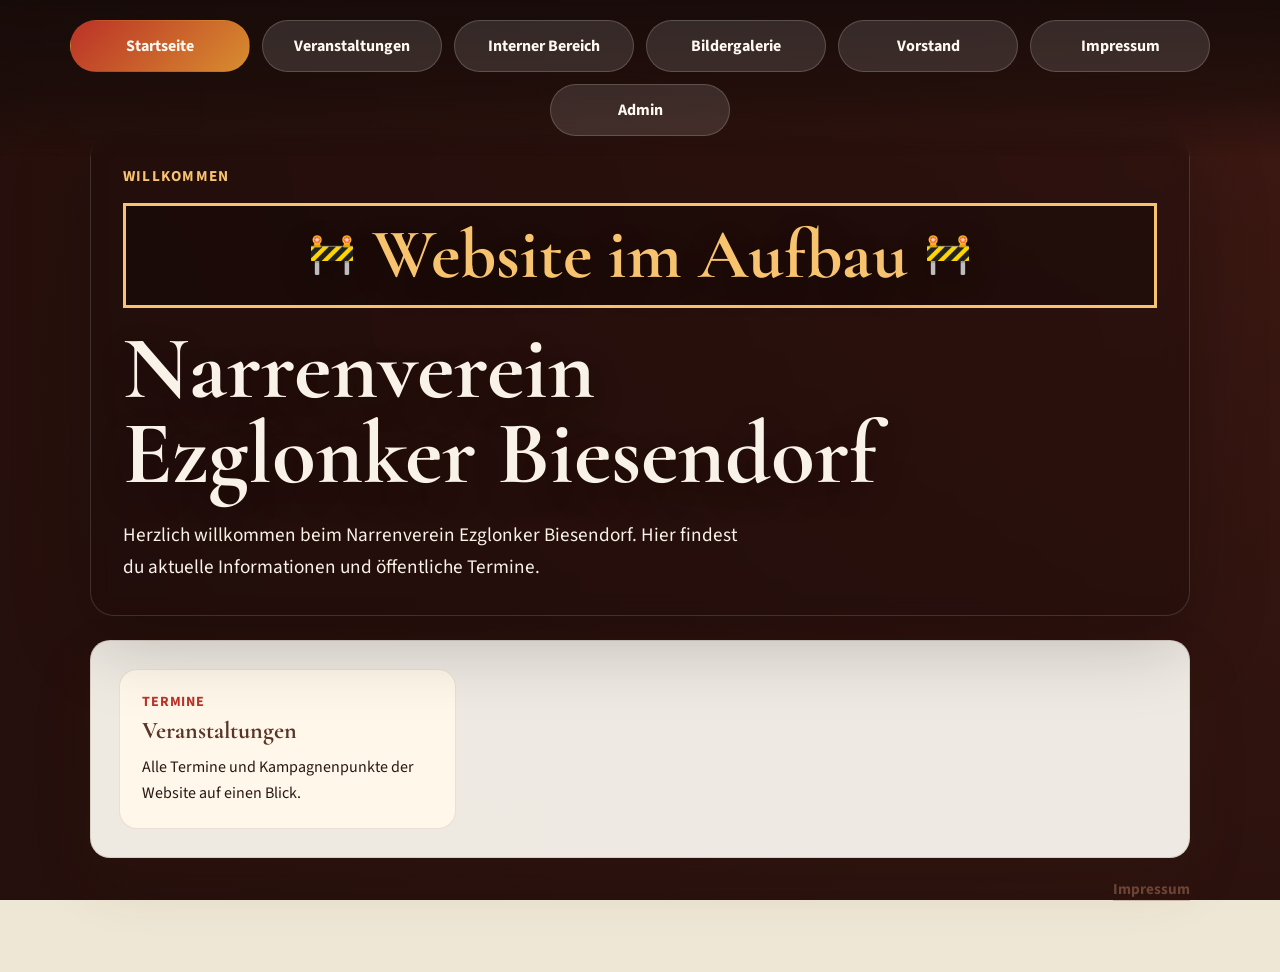
<file: index.html>
<!DOCTYPE html>
<html lang="de">
<head>
    <meta charset="UTF-8">
    <meta name="viewport" content="width=device-width, initial-scale=1.0">
    <title>Narrenverein Ezglonker Biesendorf</title>
    <link rel="preconnect" href="https://fonts.googleapis.com">
    <link rel="preconnect" href="https://fonts.gstatic.com" crossorigin>
    <link href="https://fonts.googleapis.com/css2?family=Cormorant+Garamond:wght@500;600;700&amp;family=Source+Sans+3:wght@400;500;600;700&amp;display=swap" rel="stylesheet">
    <link rel="stylesheet" href="style.css">
</head>
<body class="page-home">
    <div class="background-stage" aria-hidden="true">
        <div class="background-layer is-visible"></div>
        <div class="background-layer"></div>
        <div class="background-overlay"></div>
    </div>

    <main class="page-shell">
        <section class="hero hero-card">
            <p class="eyebrow">Willkommen</p>
            <p class="build-notice">
                <span class="build-notice__icon" aria-hidden="true">🚧</span>
                <span>Website im Aufbau</span>
                <span class="build-notice__icon" aria-hidden="true">🚧</span>
            </p>
            <h1>Narrenverein<br>Ezglonker Biesendorf</h1>
            <p class="lead">
                Herzlich willkommen beim Narrenverein Ezglonker Biesendorf. Hier
                findest du aktuelle Informationen und öffentliche Termine.
            </p>
        </section>

        <section class="panel intro-panel">
            <div class="area-grid">
                <a class="quick-link" href="veranstaltungen.html">
                    <p class="link-kicker">Termine</p>
                    <h3>Veranstaltungen</h3>
                    <p>Alle Termine und Kampagnenpunkte der Website auf einen Blick.</p>
                </a>
            </div>
        </section>

        <p class="small-footer-link small-footer-link--home">
            <a href="impressum.html">Impressum</a>
        </p>
    </main>

    <nav class="navbar" aria-label="Hauptnavigation">
        <a class="active" href="index.html">Startseite</a>
        <a href="veranstaltungen.html">Veranstaltungen</a>
        <a class="is-hidden" data-admin-only href="intern/">Interner Bereich</a>
        <a class="is-hidden" data-admin-only href="intern/bildergalerie.html">Bildergalerie</a>
        <a class="is-hidden" data-admin-only href="vorstand/">Vorstand</a>
        <a href="impressum.html">Impressum</a>
        <a href="mitglieder.html">Admin</a>
        <button type="button" class="secondary-button nav-logout is-hidden" data-admin-only data-logout-button>Abmelden</button>
    </nav>

    <script src="script.js"></script>
    <script src="auth.js"></script>
</body>
</html>
</file>
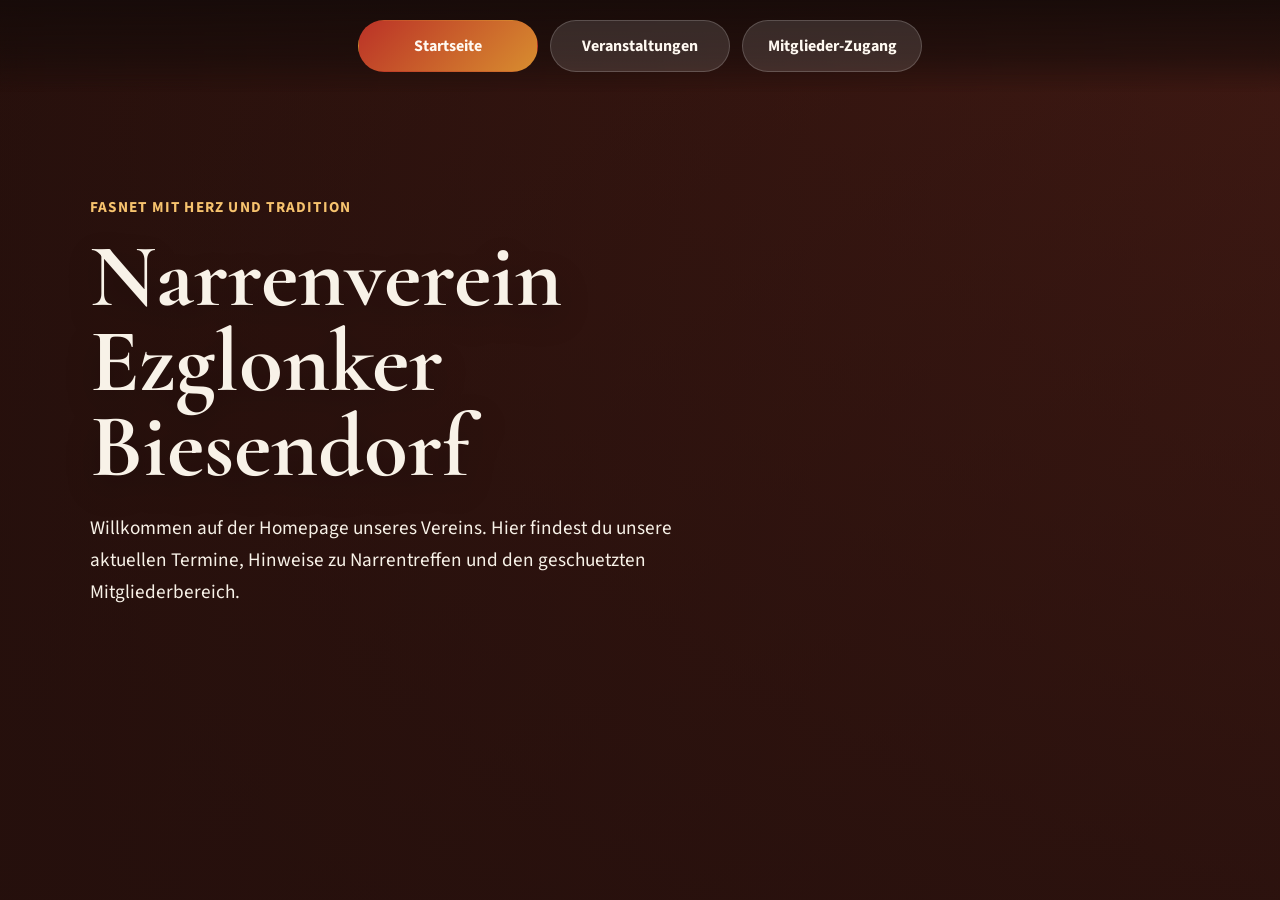
<file: erzglonker-biesendorf.de/index.html>
<!DOCTYPE html>
<html lang="de">
<head>
    <meta charset="UTF-8">
    <meta name="viewport" content="width=device-width, initial-scale=1.0">
    <title>Narrenverein Ezglonker Biesendorf</title>
    <link rel="preconnect" href="https://fonts.googleapis.com">
    <link rel="preconnect" href="https://fonts.gstatic.com" crossorigin>
    <link href="https://fonts.googleapis.com/css2?family=Cormorant+Garamond:wght@500;600;700&family=Source+Sans+3:wght@400;500;600;700&display=swap" rel="stylesheet">
    <link rel="stylesheet" href="style.css">
</head>
<body class="page-home">
    <div class="background-stage" aria-hidden="true">
        <div class="background-layer is-visible"></div>
        <div class="background-layer"></div>
        <div class="background-overlay"></div>
    </div>

    <main class="page-shell">
        <section class="hero">
            <p class="eyebrow">Fasnet mit Herz und Tradition</p>
            <h1>Narrenverein<br>Ezglonker Biesendorf</h1>
            <p class="lead">
                Willkommen auf der Homepage unseres Vereins. Hier findest du unsere
                aktuellen Termine, Hinweise zu Narrentreffen und den geschuetzten
                Mitgliederbereich.
            </p>
        </section>
    </main>

    <nav class="navbar" aria-label="Hauptnavigation">
        <a class="active" href="index.html">Startseite</a>
        <a href="veranstaltungen.html">Veranstaltungen</a>
        <a href="mitglieder.html">Mitglieder-Zugang</a>
    </nav>

    <script src="script.js"></script>
</body>
</html>
</file>
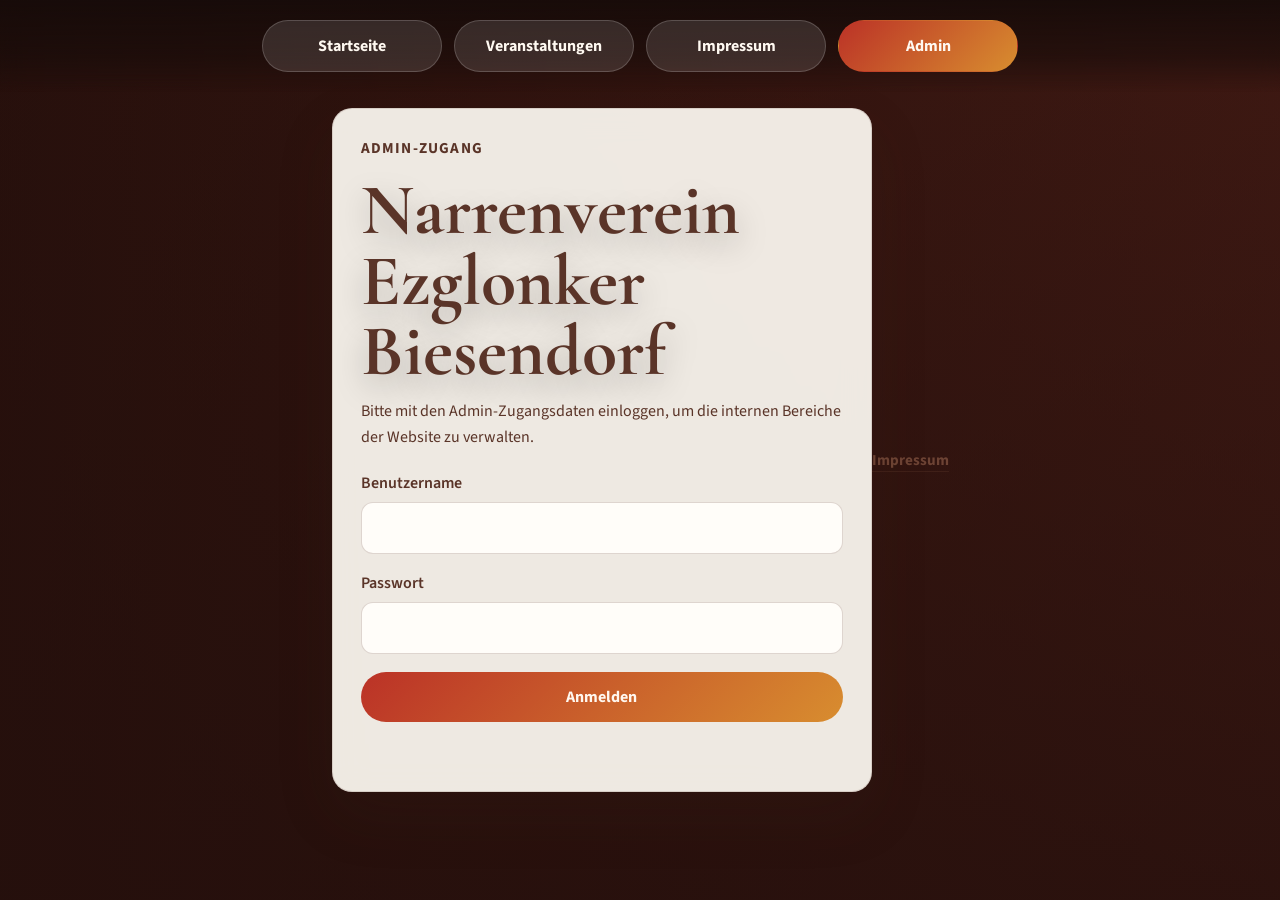
<file: intern/index.html>
<!DOCTYPE html>
<html lang="de">
<head>
    <meta charset="UTF-8">
    <meta name="viewport" content="width=device-width, initial-scale=1.0">
    <title>Interner Bereich | Narrenverein Ezglonker Biesendorf</title>
    <link rel="preconnect" href="https://fonts.googleapis.com">
    <link rel="preconnect" href="https://fonts.gstatic.com" crossorigin>
    <link href="https://fonts.googleapis.com/css2?family=Cormorant+Garamond:wght@500;600;700&amp;family=Source+Sans+3:wght@400;500;600;700&amp;display=swap" rel="stylesheet">
    <link rel="stylesheet" href="../style.css">
</head>
<body class="page-inner auth-pending">
    <main class="page-shell">
        <section class="page-header">
            <p class="eyebrow">Geschützter Bereich</p>
            <h1>Interner Bereich</h1>
            <p class="lead dark">
                Hier liegen die vereinsinternen Termine, Bilder und Hinweise für
                Mitglieder. Dieser Bereich wird vom Admin verwaltet.
            </p>
        </section>

        <section class="panel">
            <h2>Interne Termine</h2>
            <table class="events-table">
                <thead>
                    <tr>
                        <th>Datum</th>
                        <th>Termin</th>
                        <th>Ort / Hinweis</th>
                        <th>Bereich</th>
                    </tr>
                </thead>
                <tbody>
                    <tr>
                        <td data-label="Datum">1.1.27</td>
                        <td data-label="Termin">Testtermin</td>
                        <td data-label="Ort / Hinweis">Biesendorf</td>
                        <td data-label="Bereich"><span class="type-pill type-pill--narren">Narren</span></td>
                    </tr>
                    <tr>
                        <td data-label="Datum">1.1.27</td>
                        <td data-label="Termin">Testtermin</td>
                        <td data-label="Ort / Hinweis">Biesendorf</td>
                        <td data-label="Bereich"><span class="type-pill type-pill--narren">Narren</span></td>
                    </tr>
                    <tr>
                        <td data-label="Datum">1.1.27</td>
                        <td data-label="Termin">Testtermin</td>
                        <td data-label="Ort / Hinweis">Biesendorf</td>
                        <td data-label="Bereich"><span class="type-pill type-pill--narren">Narren</span></td>
                    </tr>
                    <tr>
                        <td data-label="Datum">1.1.27</td>
                        <td data-label="Termin">Testtermin</td>
                        <td data-label="Ort / Hinweis">Biesendorf</td>
                        <td data-label="Bereich"><span class="type-pill type-pill--narren">Narren</span></td>
                    </tr>
                </tbody>
            </table>
        </section>

        <section class="panel access-panel">
            <div class="area-grid">
                <a class="quick-link is-hidden" data-admin-only href="bildergalerie.html">
                    <p class="link-kicker">Ordner</p>
                    <h3>Bildergalerie</h3>
                    <p>Interne Galerie nach Ordnern sortiert und gut auf dem Handy lesbar.</p>
                </a>
                <a class="quick-link" href="../veranstaltungen.html">
                    <p class="link-kicker">Öffentlich</p>
                    <h3>Veranstaltungen</h3>
                    <p>Öffentliche Termine und Hinweise für Gäste und Mitglieder.</p>
                </a>
                <a class="quick-link is-hidden" data-admin-only href="../vorstand/">
                    <p class="link-kicker">Administration</p>
                    <h3>Vorstandsbereich</h3>
                    <p>Separater Bereich mit Vorstandssitzungen und internen Absprachen.</p>
                </a>
            </div>
        </section>

        <p class="small-footer-link">
            <a href="../impressum.html">Impressum</a>
        </p>
    </main>

    <nav class="navbar" aria-label="Hauptnavigation">
        <a href="../index.html">Startseite</a>
        <a href="../veranstaltungen.html">Veranstaltungen</a>
        <a class="active" href="./">Interner Bereich</a>
        <a href="bildergalerie.html">Bildergalerie</a>
        <a href="../vorstand/">Vorstand</a>
        <a href="../impressum.html">Impressum</a>
        <button type="button" class="secondary-button nav-logout" data-logout-button>Abmelden</button>
    </nav>
    <script src="../auth.js"></script>
</body>
</html>
</file>
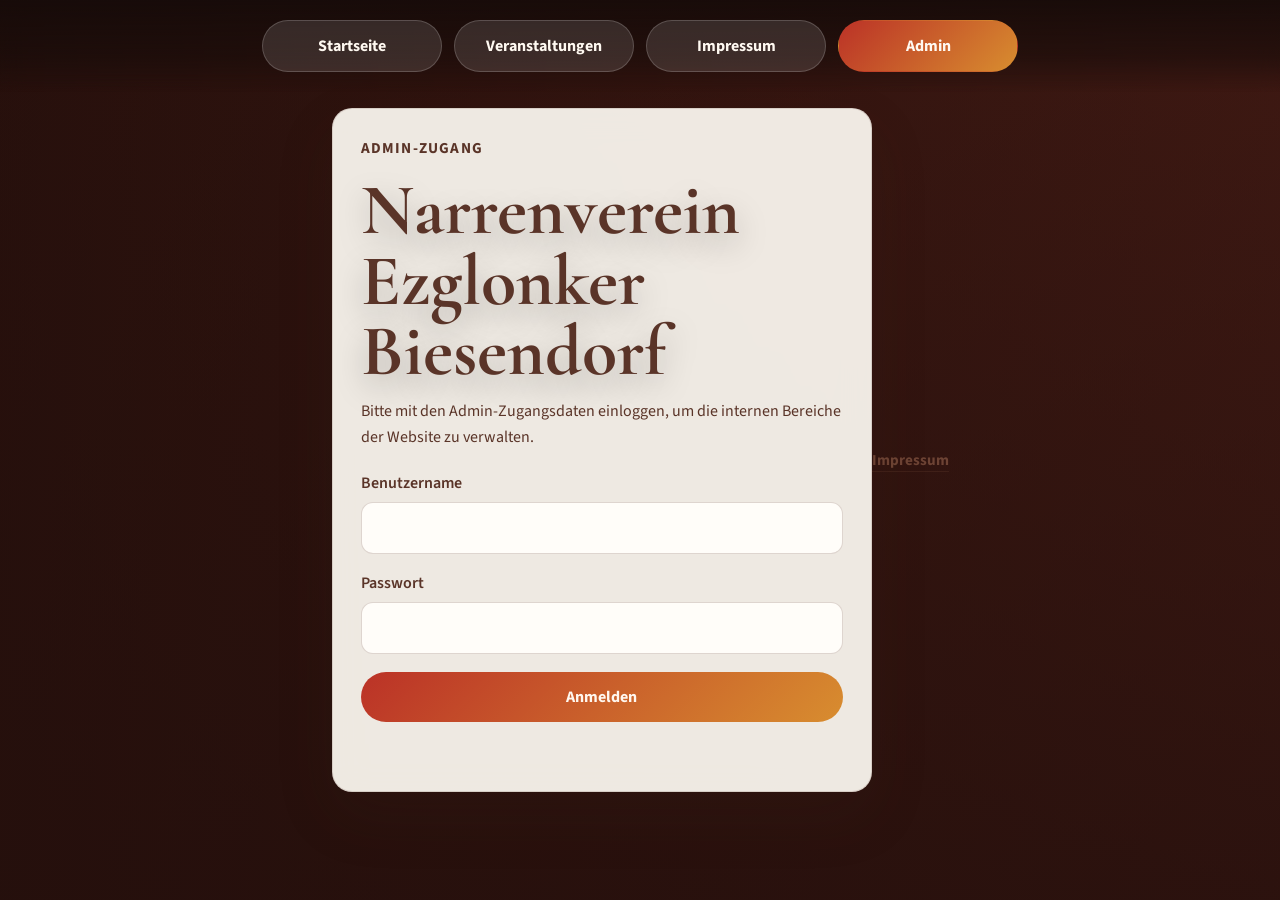
<file: vorstand/index.html>
<!DOCTYPE html>
<html lang="de">
<head>
    <meta charset="UTF-8">
    <meta name="viewport" content="width=device-width, initial-scale=1.0">
    <title>Vorstandsbereich | Narrenverein Ezglonker Biesendorf</title>
    <link rel="preconnect" href="https://fonts.googleapis.com">
    <link rel="preconnect" href="https://fonts.gstatic.com" crossorigin>
    <link href="https://fonts.googleapis.com/css2?family=Cormorant+Garamond:wght@500;600;700&amp;family=Source+Sans+3:wght@400;500;600;700&amp;display=swap" rel="stylesheet">
    <link rel="stylesheet" href="../style.css">
</head>
<body class="page-inner auth-pending">
    <main class="page-shell">
        <section class="page-header">
            <p class="eyebrow">Geschützter Admin-Bereich</p>
            <h1>Vorstandsbereich</h1>
            <p class="lead dark">
                Dieser Bereich ist nur nach der Admin-Anmeldung erreichbar und
                bündelt die Termine der Vorstandschaft.
            </p>
            <p class="panel-copy">Angemeldet als: <strong id="roleBadge">Vorstand</strong></p>
        </section>

        <section class="panel">
            <h2>Vorstandstermine</h2>
            <table class="events-table">
                <thead>
                    <tr>
                        <th>Datum</th>
                        <th>Termin</th>
                        <th>Ort / Hinweis</th>
                        <th>Bereich</th>
                    </tr>
                </thead>
                <tbody>
                    <tr>
                        <td data-label="Datum">1.1.27</td>
                        <td data-label="Termin">Testtermin</td>
                        <td data-label="Ort / Hinweis">Biesendorf</td>
                        <td data-label="Bereich"><span class="type-pill type-pill--board">Vorstandschaft</span></td>
                    </tr>
                    <tr>
                        <td data-label="Datum">1.1.27</td>
                        <td data-label="Termin">Testtermin</td>
                        <td data-label="Ort / Hinweis">Biesendorf</td>
                        <td data-label="Bereich"><span class="type-pill type-pill--board">Vorstandschaft</span></td>
                    </tr>
                    <tr>
                        <td data-label="Datum">1.1.27</td>
                        <td data-label="Termin">Testtermin</td>
                        <td data-label="Ort / Hinweis">Biesendorf</td>
                        <td data-label="Bereich"><span class="type-pill type-pill--board">Vorstandschaft</span></td>
                    </tr>
                    <tr>
                        <td data-label="Datum">1.1.27</td>
                        <td data-label="Termin">Testtermin</td>
                        <td data-label="Ort / Hinweis">Biesendorf</td>
                        <td data-label="Bereich"><span class="type-pill type-pill--board">Vorstandschaft</span></td>
                    </tr>
                </tbody>
            </table>
        </section>

        <section class="panel access-panel">
            <div class="area-grid">
                <a class="quick-link" href="../intern/">
                    <p class="link-kicker">Unterseite</p>
                    <h3>Interner Bereich</h3>
                    <p>Auch der Mitgliederbereich ist von hier aus direkt erreichbar.</p>
                </a>
                <a class="quick-link is-hidden" data-admin-only href="../intern/bildergalerie.html">
                    <p class="link-kicker">Unterseite</p>
                    <h3>Bildergalerie</h3>
                    <p>Interne Galerie mit den aktuellen Ordnern und Kampagnenbildern.</p>
                </a>
                <a class="quick-link" href="../veranstaltungen.html">
                    <p class="link-kicker">Unterseite</p>
                    <h3>Veranstaltungen</h3>
                    <p>Öffentliche Termine der Website ohne Vorstandsschutz.</p>
                </a>
            </div>
        </section>

        <p class="small-footer-link">
            <a href="../impressum.html">Impressum</a>
        </p>
    </main>

    <nav class="navbar" aria-label="Hauptnavigation">
        <a href="../index.html">Startseite</a>
        <a href="../veranstaltungen.html">Veranstaltungen</a>
        <a href="../intern/">Interner Bereich</a>
        <a href="../intern/bildergalerie.html">Bildergalerie</a>
        <a class="active" href="./">Vorstand</a>
        <a href="../impressum.html">Impressum</a>
        <button type="button" class="secondary-button nav-logout" data-logout-button>Abmelden</button>
    </nav>
    <script src="../auth.js"></script>
</body>
</html>
</file>
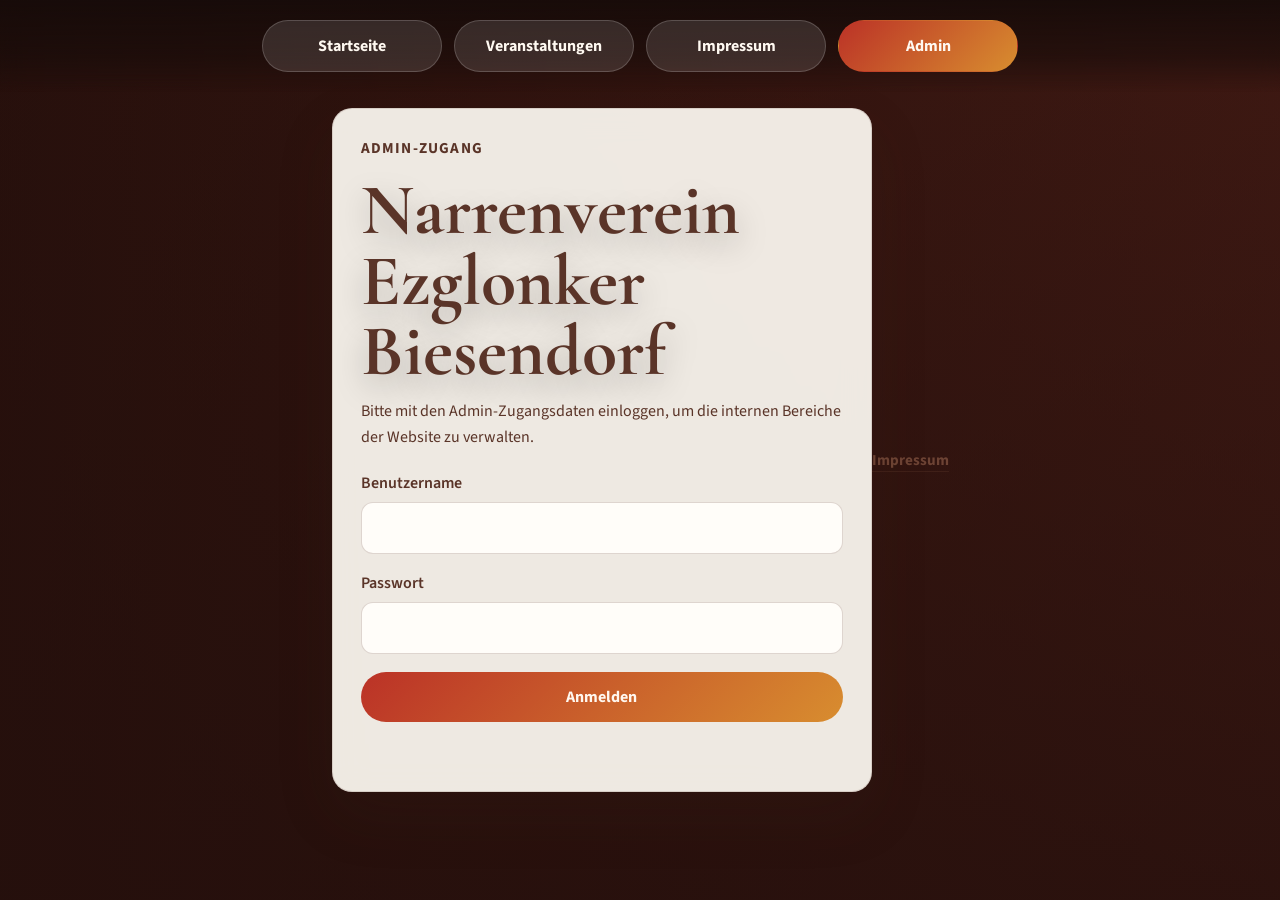
<file: admin.html>
<!DOCTYPE html>
<html lang="de">
<head>
    <meta charset="UTF-8">
    <meta name="viewport" content="width=device-width, initial-scale=1.0">
    <title>Vorstandsbereich | Narrenverein Ezglonker Biesendorf</title>
    <link rel="stylesheet" href="style.css">
</head>
<body class="auth-pending" data-redirect-to="vorstand/">
    <script src="auth.js"></script>
</body>
</html>
</file>
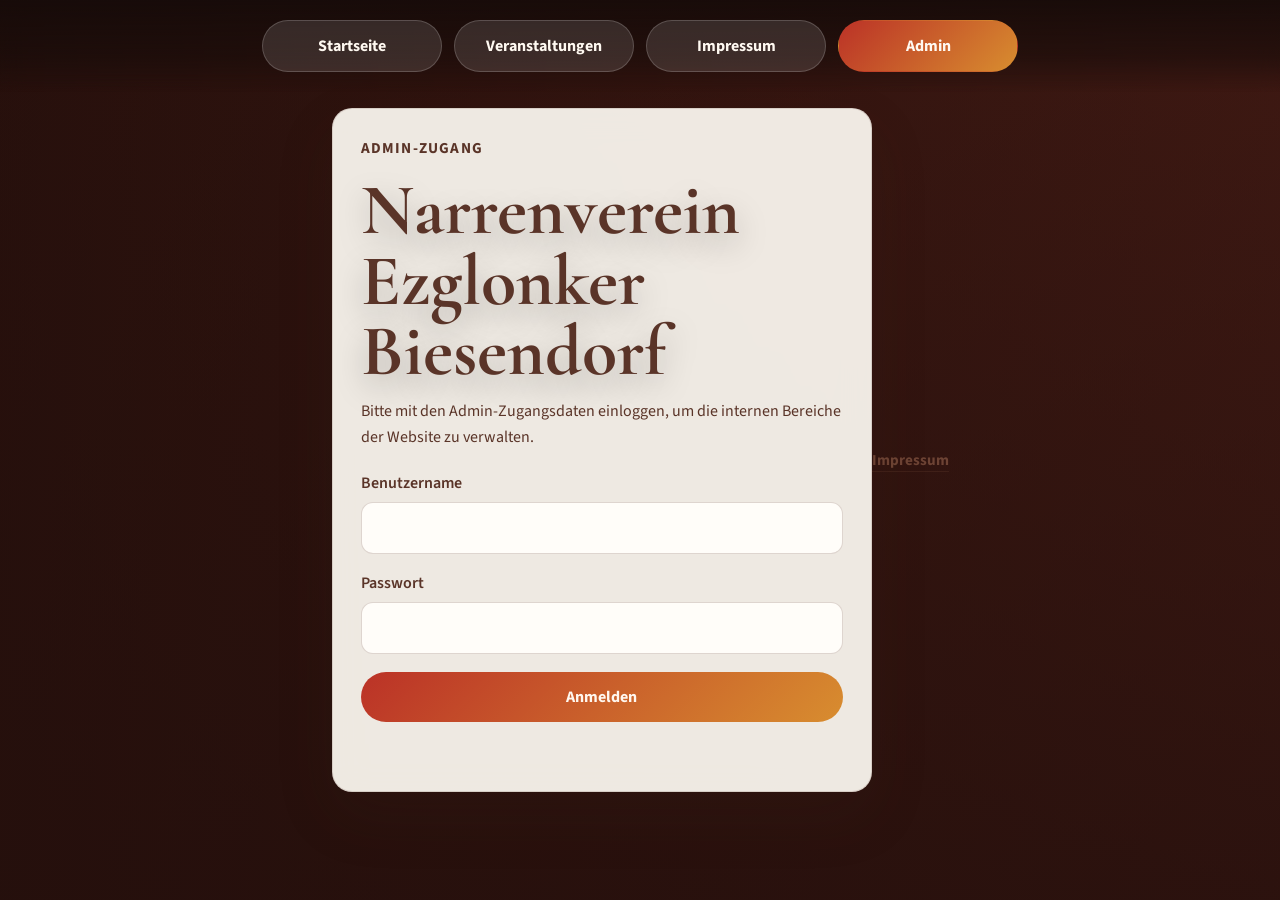
<file: bildergalerie.html>
<!DOCTYPE html>
<html lang="de">
<head>
    <meta charset="UTF-8">
    <meta name="viewport" content="width=device-width, initial-scale=1.0">
    <title>Bildergalerie | Narrenverein Ezglonker Biesendorf</title>
    <link rel="stylesheet" href="style.css">
</head>
<body class="auth-pending" data-redirect-to="intern/bildergalerie.html">
    <script src="auth.js"></script>
</body>
</html>
</file>
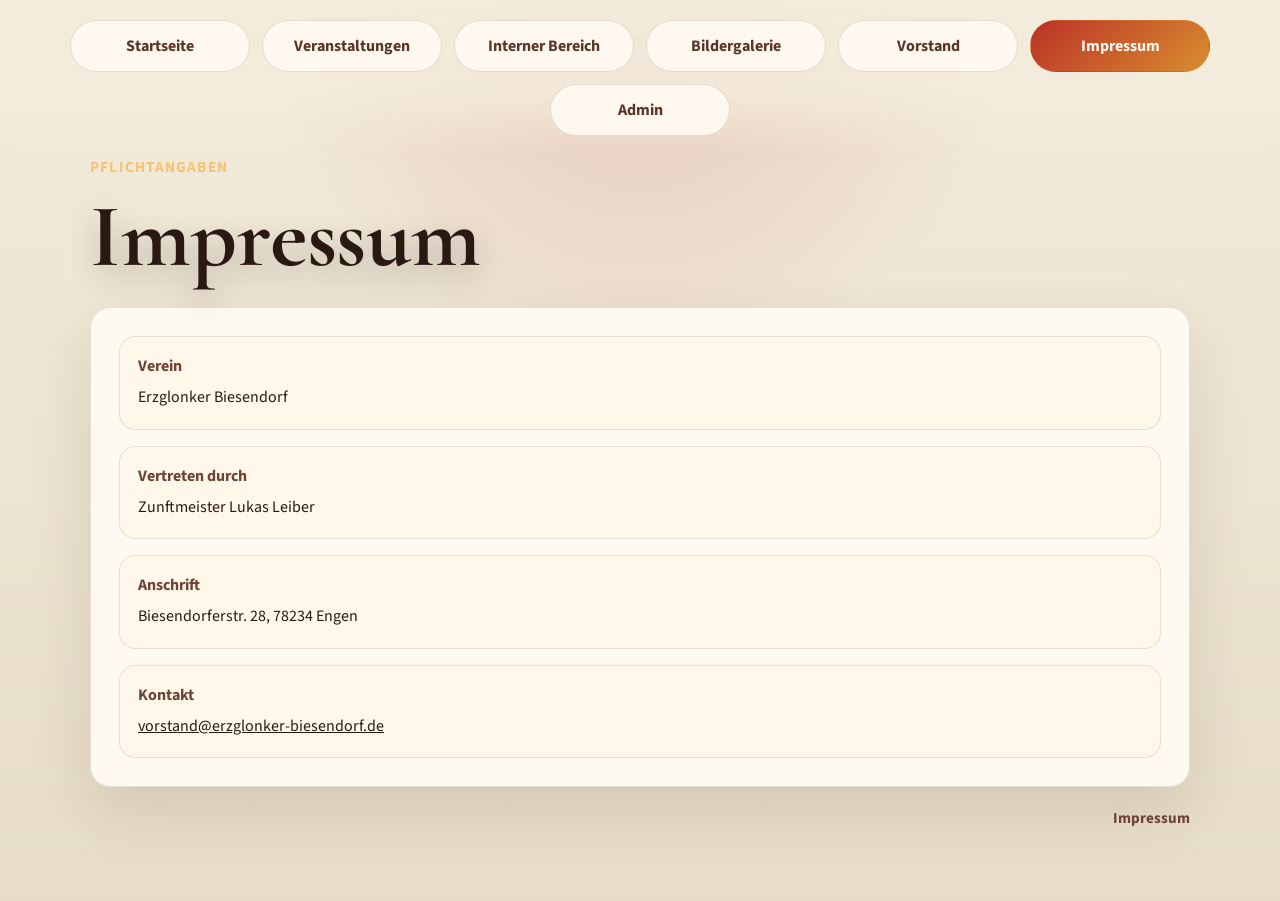
<file: impressum.html>
<!DOCTYPE html>
<html lang="de">
<head>
    <meta charset="UTF-8">
    <meta name="viewport" content="width=device-width, initial-scale=1.0">
    <title>Impressum | Narrenverein Ezglonker Biesendorf</title>
    <link rel="preconnect" href="https://fonts.googleapis.com">
    <link rel="preconnect" href="https://fonts.gstatic.com" crossorigin>
    <link href="https://fonts.googleapis.com/css2?family=Cormorant+Garamond:wght@500;600;700&amp;family=Source+Sans+3:wght@400;500;600;700&amp;display=swap" rel="stylesheet">
    <link rel="stylesheet" href="style.css">
</head>
<body class="page-inner">
    <main class="page-shell">
        <section class="page-header">
            <p class="eyebrow">Pflichtangaben</p>
            <h1>Impressum</h1>
        </section>

        <section class="panel">
            <dl class="meta-list">
                <div>
                    <dt>Verein</dt>
                    <dd>Erzglonker Biesendorf</dd>
                </div>
                <div>
                    <dt>Vertreten durch</dt>
                    <dd>Zunftmeister Lukas Leiber</dd>
                </div>
                <div>
                    <dt>Anschrift</dt>
                    <dd>Biesendorferstr. 28, 78234 Engen</dd>
                </div>
                <div>
                    <dt>Kontakt</dt>
                    <dd><a href="mailto:vorstand@erzglonker-biesendorf.de">vorstand@erzglonker-biesendorf.de</a></dd>
                </div>
            </dl>
        </section>

        <p class="small-footer-link">
            <a href="impressum.html" aria-current="page">Impressum</a>
        </p>
    </main>

    <nav class="navbar" aria-label="Hauptnavigation">
        <a href="index.html">Startseite</a>
        <a href="veranstaltungen.html">Veranstaltungen</a>
        <a class="is-hidden" data-admin-only href="intern/">Interner Bereich</a>
        <a class="is-hidden" data-admin-only href="intern/bildergalerie.html">Bildergalerie</a>
        <a class="is-hidden" data-admin-only href="vorstand/">Vorstand</a>
        <a class="active" href="impressum.html">Impressum</a>
        <a href="mitglieder.html">Admin</a>
        <button type="button" class="secondary-button nav-logout is-hidden" data-admin-only data-logout-button>Abmelden</button>
    </nav>

    <script src="auth.js"></script>
</body>
</html>
</file>
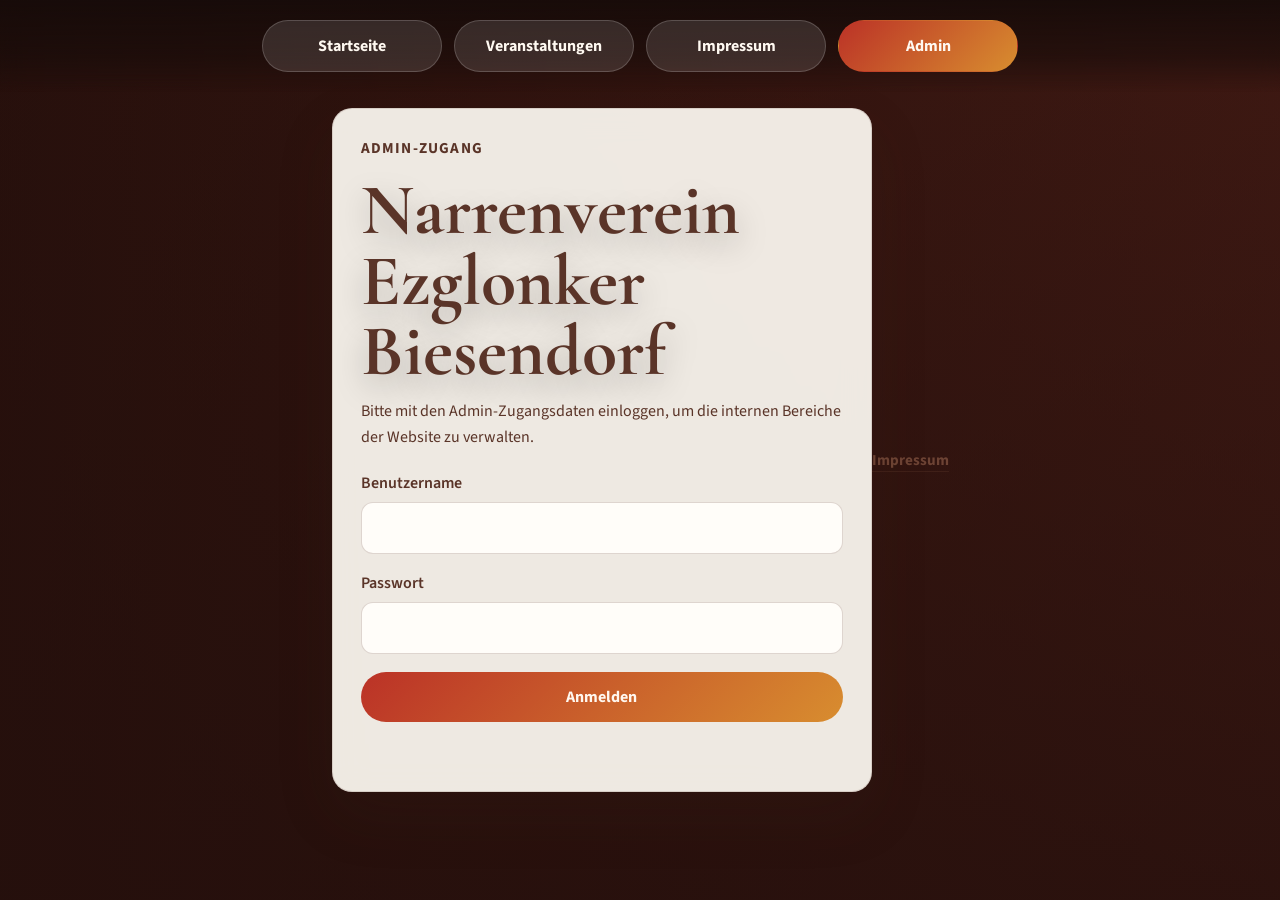
<file: intern.html>
<!DOCTYPE html>
<html lang="de">
<head>
    <meta charset="UTF-8">
    <meta name="viewport" content="width=device-width, initial-scale=1.0">
    <title>Interner Bereich | Narrenverein Ezglonker Biesendorf</title>
    <link rel="stylesheet" href="style.css">
</head>
<body class="auth-pending" data-redirect-to="intern/">
    <script src="auth.js"></script>
</body>
</html>
</file>
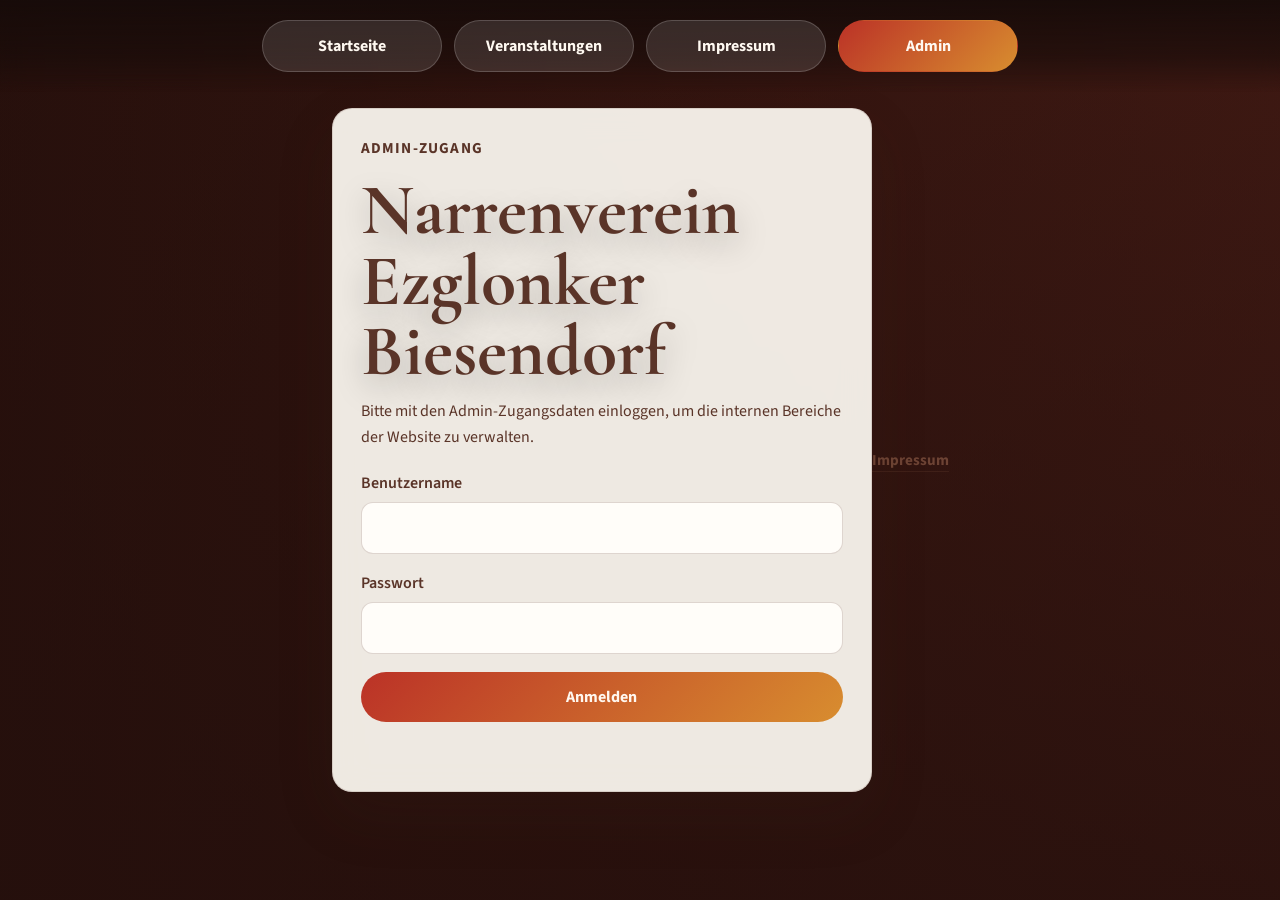
<file: mitglieder.html>
<!DOCTYPE html>
<html lang="de">
<head>
    <meta charset="UTF-8">
    <meta name="viewport" content="width=device-width, initial-scale=1.0">
    <title>Admin-Zugang | Narrenverein Ezglonker Biesendorf</title>
    <link rel="preconnect" href="https://fonts.googleapis.com">
    <link rel="preconnect" href="https://fonts.gstatic.com" crossorigin>
    <link href="https://fonts.googleapis.com/css2?family=Cormorant+Garamond:wght@500;600;700&amp;family=Source+Sans+3:wght@400;500;600;700&amp;display=swap" rel="stylesheet">
    <link rel="stylesheet" href="style.css">
</head>
<body class="page-home login-page">
    <div class="background-stage" aria-hidden="true">
        <div class="background-layer is-visible"></div>
        <div class="background-layer"></div>
        <div class="background-overlay"></div>
    </div>

    <main class="login-stage">
        <section class="panel auth-panel login-modal">
            <p class="eyebrow dark-eyebrow">Admin-Zugang</p>
            <h1 class="login-title">Narrenverein<br>Ezglonker Biesendorf</h1>
            <p class="panel-copy">
                Bitte mit den Admin-Zugangsdaten einloggen, um die internen Bereiche
                der Website zu verwalten.
            </p>

            <form id="login-form" class="login-form">
                <label>
                    Benutzername
                    <input type="text" id="username" autocomplete="username" required>
                </label>

                <label>
                    Passwort
                    <input type="password" id="password" autocomplete="current-password" required>
                </label>

                <button type="submit">Anmelden</button>
                <p id="loginMessage" class="login-message" aria-live="polite"></p>
            </form>

        </section>

        <p class="small-footer-link small-footer-link--home">
            <a href="impressum.html">Impressum</a>
        </p>
    </main>

    <nav class="navbar" aria-label="Hauptnavigation">
        <a href="index.html">Startseite</a>
        <a href="veranstaltungen.html">Veranstaltungen</a>
        <a href="impressum.html">Impressum</a>
        <a class="active" href="mitglieder.html">Admin</a>
    </nav>

    <script src="script.js"></script>
    <script src="auth.js"></script>
</body>
</html>
</file>
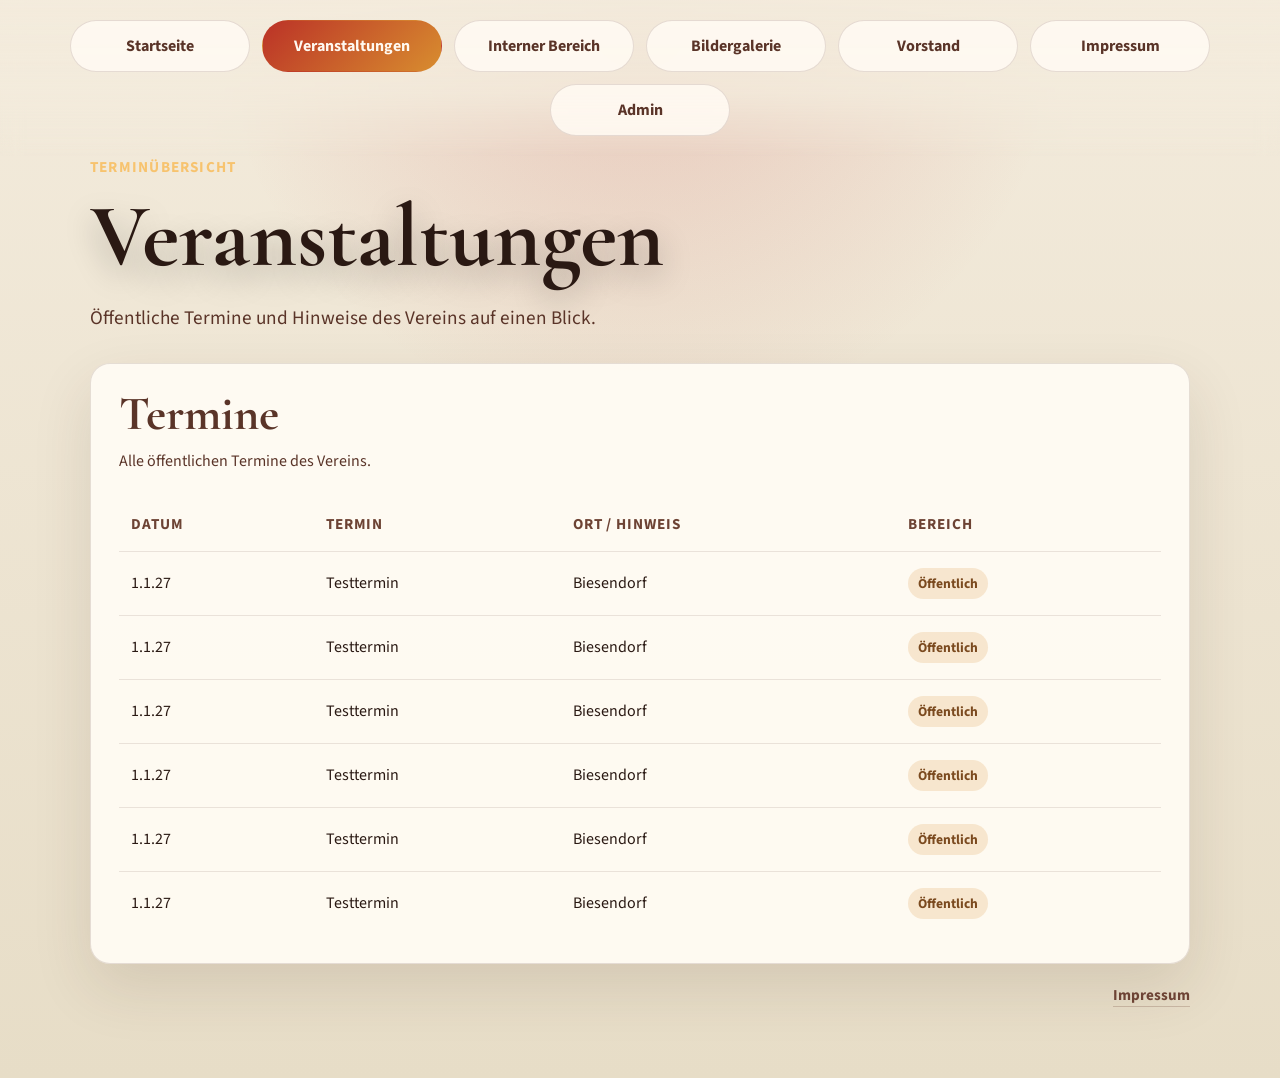
<file: veranstaltungen.html>
<!DOCTYPE html>
<html lang="de">
<head>
    <meta charset="UTF-8">
    <meta name="viewport" content="width=device-width, initial-scale=1.0">
    <title>Veranstaltungen | Narrenverein Ezglonker Biesendorf</title>
    <link rel="preconnect" href="https://fonts.googleapis.com">
    <link rel="preconnect" href="https://fonts.gstatic.com" crossorigin>
    <link href="https://fonts.googleapis.com/css2?family=Cormorant+Garamond:wght@500;600;700&amp;family=Source+Sans+3:wght@400;500;600;700&amp;display=swap" rel="stylesheet">
    <link rel="stylesheet" href="style.css">
</head>
<body class="page-inner">
    <main class="page-shell">
        <section class="page-header">
            <p class="eyebrow">Terminübersicht</p>
            <h1>Veranstaltungen</h1>
            <p class="lead dark">
                Öffentliche Termine und Hinweise des Vereins auf einen Blick.
            </p>
        </section>

        <section class="panel">
            <h2>Termine</h2>
            <p class="panel-copy">
                Alle öffentlichen Termine des Vereins.
            </p>

            <table class="events-table">
                <thead>
                    <tr>
                        <th>Datum</th>
                        <th>Termin</th>
                        <th>Ort / Hinweis</th>
                        <th>Bereich</th>
                    </tr>
                </thead>
                <tbody>
                    <tr>
                        <td data-label="Datum">1.1.27</td>
                        <td data-label="Termin">Testtermin</td>
                        <td data-label="Ort / Hinweis">Biesendorf</td>
                        <td data-label="Bereich"><span class="type-pill">Öffentlich</span></td>
                    </tr>
                    <tr>
                        <td data-label="Datum">1.1.27</td>
                        <td data-label="Termin">Testtermin</td>
                        <td data-label="Ort / Hinweis">Biesendorf</td>
                        <td data-label="Bereich"><span class="type-pill">Öffentlich</span></td>
                    </tr>
                    <tr>
                        <td data-label="Datum">1.1.27</td>
                        <td data-label="Termin">Testtermin</td>
                        <td data-label="Ort / Hinweis">Biesendorf</td>
                        <td data-label="Bereich"><span class="type-pill">Öffentlich</span></td>
                    </tr>
                    <tr>
                        <td data-label="Datum">1.1.27</td>
                        <td data-label="Termin">Testtermin</td>
                        <td data-label="Ort / Hinweis">Biesendorf</td>
                        <td data-label="Bereich"><span class="type-pill">Öffentlich</span></td>
                    </tr>
                    <tr>
                        <td data-label="Datum">1.1.27</td>
                        <td data-label="Termin">Testtermin</td>
                        <td data-label="Ort / Hinweis">Biesendorf</td>
                        <td data-label="Bereich"><span class="type-pill">Öffentlich</span></td>
                    </tr>
                    <tr>
                        <td data-label="Datum">1.1.27</td>
                        <td data-label="Termin">Testtermin</td>
                        <td data-label="Ort / Hinweis">Biesendorf</td>
                        <td data-label="Bereich"><span class="type-pill">Öffentlich</span></td>
                    </tr>
                </tbody>
            </table>
        </section>

        <p class="small-footer-link">
            <a href="impressum.html">Impressum</a>
        </p>
    </main>

    <nav class="navbar" aria-label="Hauptnavigation">
        <a href="index.html">Startseite</a>
        <a class="active" href="veranstaltungen.html">Veranstaltungen</a>
        <a class="is-hidden" data-admin-only href="intern/">Interner Bereich</a>
        <a class="is-hidden" data-admin-only href="intern/bildergalerie.html">Bildergalerie</a>
        <a class="is-hidden" data-admin-only href="vorstand/">Vorstand</a>
        <a href="impressum.html">Impressum</a>
        <a href="mitglieder.html">Admin</a>
        <button type="button" class="secondary-button nav-logout is-hidden" data-admin-only data-logout-button>Abmelden</button>
    </nav>
    <script src="auth.js"></script>
</body>
</html>
</file>
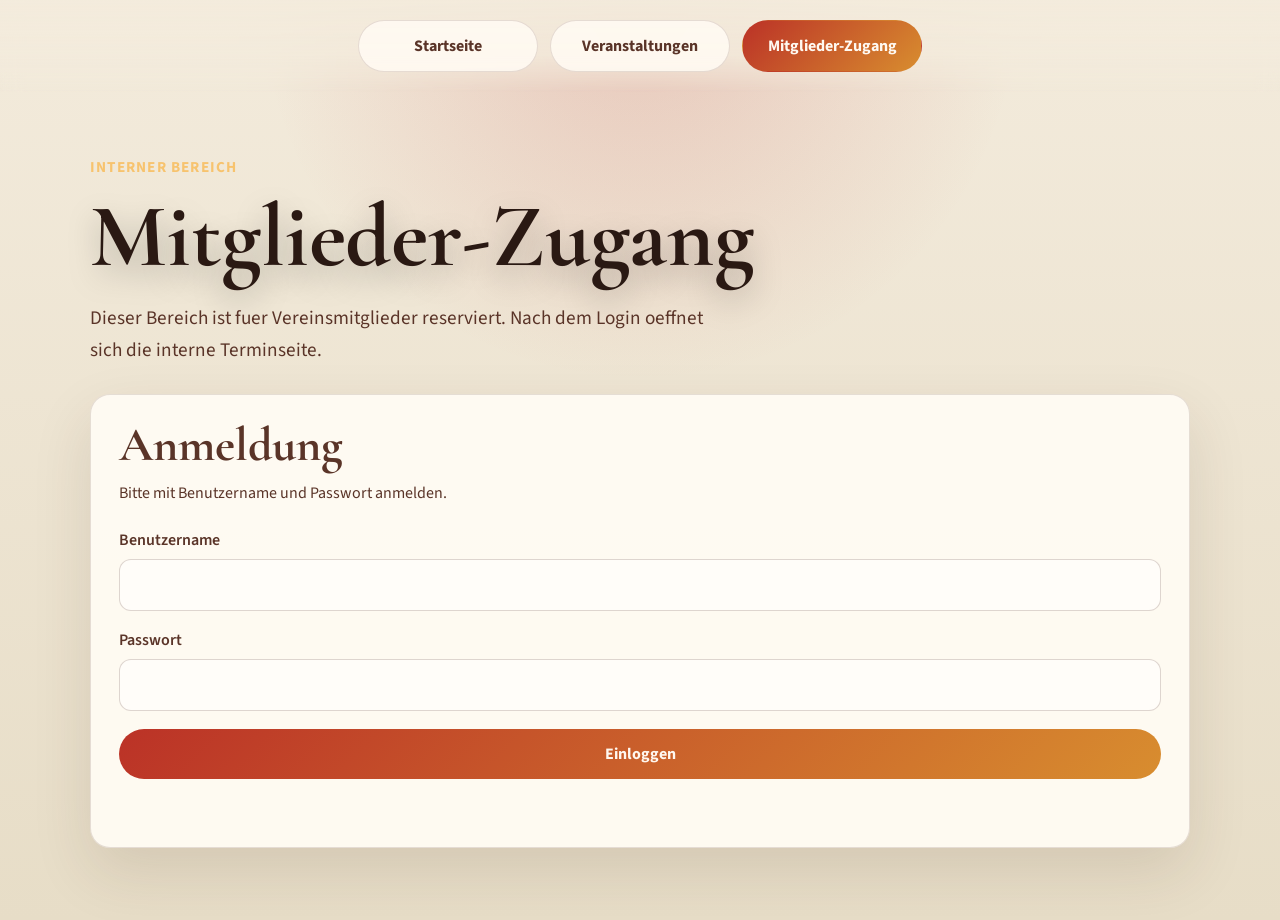
<file: erzglonker-biesendorf.de/intern.html>
<!DOCTYPE html>
<html lang="de">
<head>
    <meta charset="UTF-8">
    <meta name="viewport" content="width=device-width, initial-scale=1.0">
    <title>Interne Termine | Narrenverein Ezglonker Biesendorf</title>
    <link rel="preconnect" href="https://fonts.googleapis.com">
    <link rel="preconnect" href="https://fonts.gstatic.com" crossorigin>
    <link href="https://fonts.googleapis.com/css2?family=Cormorant+Garamond:wght@500;600;700&family=Source+Sans+3:wght@400;500;600;700&display=swap" rel="stylesheet">
    <link rel="stylesheet" href="style.css">
</head>
<body class="page-inner">
    <main class="page-shell">
        <section class="page-header">
            <p class="eyebrow">Nur fuer Mitglieder</p>
            <h1>Interne Termine</h1>
            <p class="lead dark">
                Diese Seite ist nur nach erfolgreichem Login sichtbar und enthaelt
                vereinsinterne Termine und Absprachen.
            </p>
        </section>

        <section class="panel member-panel">
            <div class="member-header">
                <div>
                    <p class="eyebrow dark-eyebrow">Angemeldet als</p>
                    <h2 id="memberName">Admin</h2>
                </div>
                <button type="button" class="secondary-button" id="logoutButton">Logout</button>
            </div>

            <table class="events-table">
                <thead>
                    <tr>
                        <th>Datum</th>
                        <th>Interner Termin</th>
                        <th>Hinweis</th>
                    </tr>
                </thead>
                <tbody>
                    <tr>
                        <td>08.11.2026</td>
                        <td>Vorstandssitzung</td>
                        <td>19:00 Uhr im Vereinsraum</td>
                    </tr>
                    <tr>
                        <td>19.11.2026</td>
                        <td>Kostuemausgabe</td>
                        <td>18:30 bis 20:00 Uhr</td>
                    </tr>
                    <tr>
                        <td>05.12.2026</td>
                        <td>Aufbau Adventsstand</td>
                        <td>Treffpunkt Festplatz 09:00 Uhr</td>
                    </tr>
                    <tr>
                        <td>09.01.2027</td>
                        <td>Generalprobe Programmabend</td>
                        <td>Bitte in vollstaendiger Haes</td>
                    </tr>
                    <tr>
                        <td>28.01.2027</td>
                        <td>Busabfahrt Narrentreffen</td>
                        <td>Abfahrt 17:45 Uhr am Rathaus</td>
                    </tr>
                    <tr>
                        <td>18.02.2027</td>
                        <td>Nachbesprechung Kampagne</td>
                        <td>Mit Helferessen</td>
                    </tr>
                </tbody>
            </table>
        </section>

        <section class="panel info-panel">
            <h2>Interne Hinweise</h2>
            <div class="member-grid">
                <article class="member-card">
                    <h3>Dienstplan</h3>
                    <p>Die Einteilung fuer Bar, Einlass und Umzugssicherung erfolgt immer eine Woche vor dem Termin.</p>
                </article>
                <article class="member-card">
                    <h3>Material</h3>
                    <p>Fahnen, Westen und Vereinsunterlagen bitte nach jeder Veranstaltung direkt im Lagerraum abgeben.</p>
                </article>
                <article class="member-card">
                    <h3>Probe</h3>
                    <p>Musik- und Programmpunkte treffen sich mittwochs um 19:30 Uhr im Gemeindesaal.</p>
                </article>
                <article class="member-card">
                    <h3>Kontakt</h3>
                    <p>Interne Aenderungen und kurzfristige Absagen bitte an den Vorstand weitergeben.</p>
                </article>
            </div>
        </section>
    </main>

    <nav class="navbar" aria-label="Hauptnavigation">
        <a href="index.html">Startseite</a>
        <a href="veranstaltungen.html">Veranstaltungen</a>
        <a class="active" href="intern.html">Interner Bereich</a>
    </nav>

    <script src="login.js"></script>
</body>
</html>
</file>
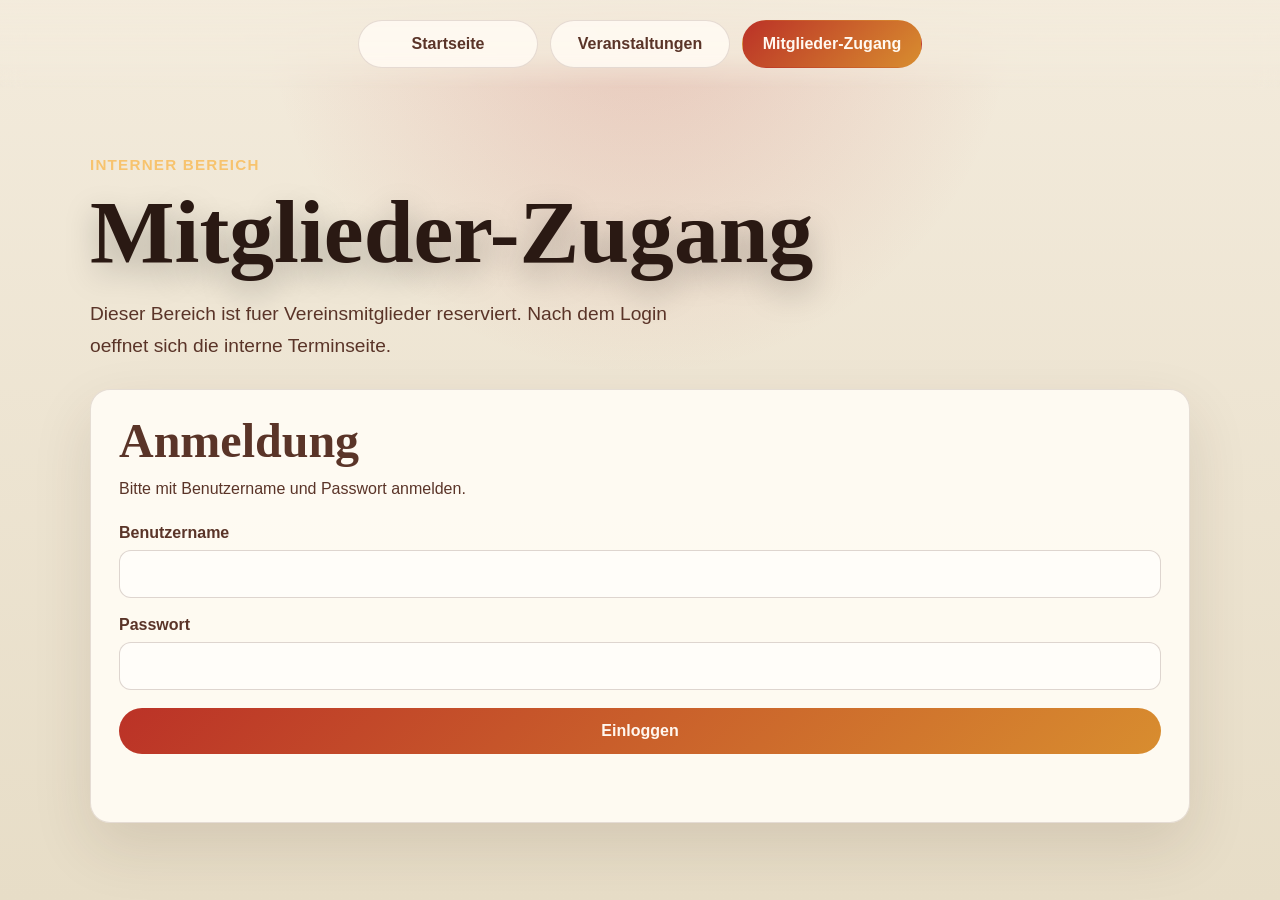
<file: erzglonker-biesendorf.de/login.html>
<!DOCTYPE html>
<html lang="de">
<head>
    <meta charset="UTF-8">
    <meta http-equiv="refresh" content="0; url=mitglieder.html">
    <meta name="viewport" content="width=device-width, initial-scale=1.0">
    <title>Weiterleitung</title>
</head>
<body>
    <p>Weiterleitung zum <a href="mitglieder.html">Mitglieder-Zugang</a> ...</p>
</body>
</html>
</file>
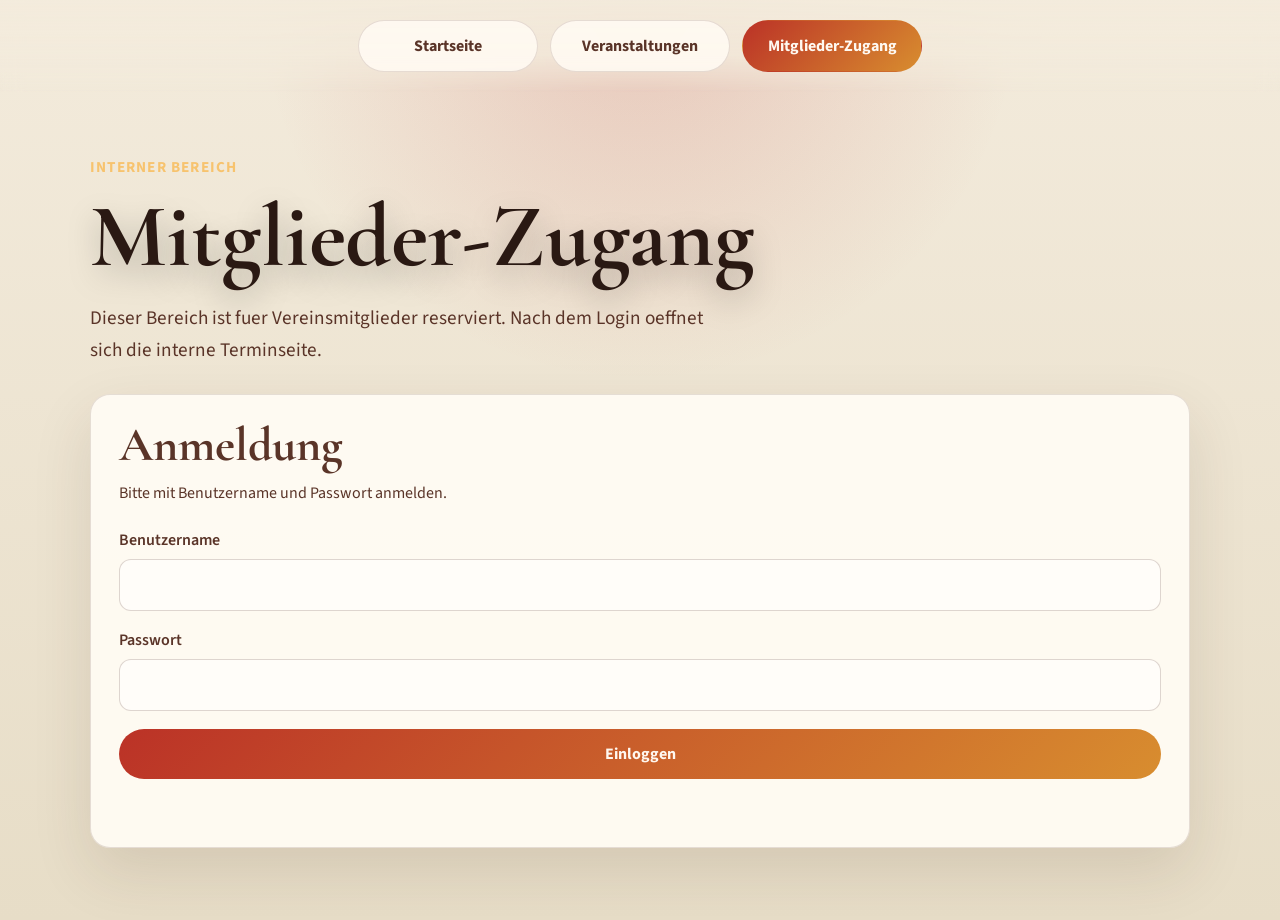
<file: erzglonker-biesendorf.de/mitglieder.html>
<!DOCTYPE html>
<html lang="de">
<head>
    <meta charset="UTF-8">
    <meta name="viewport" content="width=device-width, initial-scale=1.0">
    <title>Mitglieder-Zugang | Narrenverein Ezglonker Biesendorf</title>
    <link rel="preconnect" href="https://fonts.googleapis.com">
    <link rel="preconnect" href="https://fonts.gstatic.com" crossorigin>
    <link href="https://fonts.googleapis.com/css2?family=Cormorant+Garamond:wght@500;600;700&family=Source+Sans+3:wght@400;500;600;700&display=swap" rel="stylesheet">
    <link rel="stylesheet" href="style.css">
</head>
<body class="page-inner">
    <main class="page-shell">
        <section class="page-header">
            <p class="eyebrow">Interner Bereich</p>
            <h1>Mitglieder-Zugang</h1>
            <p class="lead dark">
                Dieser Bereich ist fuer Vereinsmitglieder reserviert. Nach dem
                Login oeffnet sich die interne Terminseite.
            </p>
        </section>

        <section class="panel auth-panel" id="loginBox">
            <h2>Anmeldung</h2>
            <p class="panel-copy">
                Bitte mit Benutzername und Passwort anmelden.
            </p>

            <form id="login-form" class="login-form">
                <label>
                    Benutzername
                    <input type="text" id="username" autocomplete="username" required>
                </label>

                <label>
                    Passwort
                    <input type="password" id="password" autocomplete="current-password" required>
                </label>

                <button type="submit">Einloggen</button>
                <p id="loginMessage" class="login-message" aria-live="polite"></p>
            </form>
        </section>
    </main>

    <nav class="navbar" aria-label="Hauptnavigation">
        <a href="index.html">Startseite</a>
        <a href="veranstaltungen.html">Veranstaltungen</a>
        <a class="active" href="mitglieder.html">Mitglieder-Zugang</a>
    </nav>

    <script src="login.js"></script>
</body>
</html>
</file>
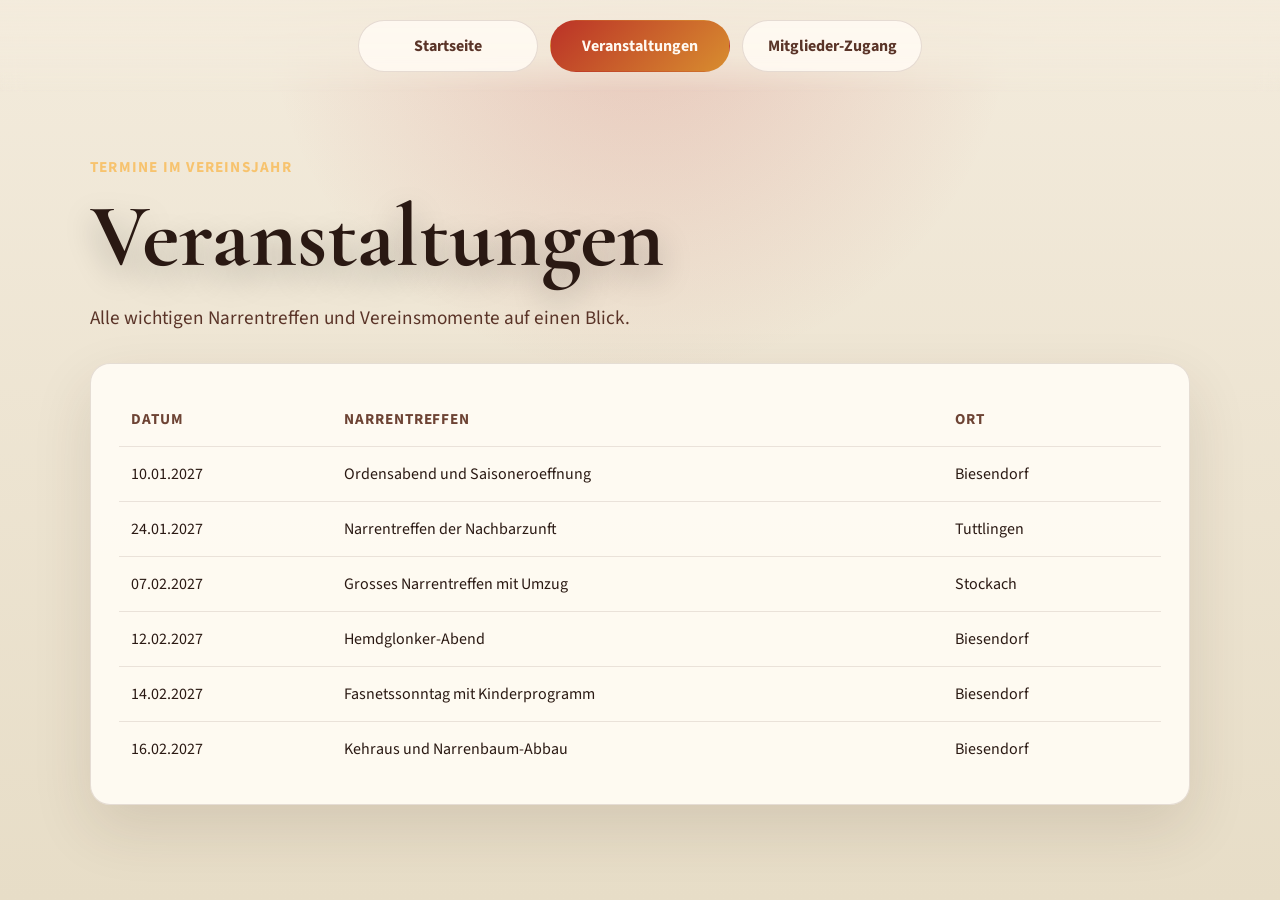
<file: erzglonker-biesendorf.de/veranstaltungen.html>
<!DOCTYPE html>
<html lang="de">
<head>
    <meta charset="UTF-8">
    <meta name="viewport" content="width=device-width, initial-scale=1.0">
    <title>Veranstaltungen | Narrenverein Ezglonker Biesendorf</title>
    <link rel="preconnect" href="https://fonts.googleapis.com">
    <link rel="preconnect" href="https://fonts.gstatic.com" crossorigin>
    <link href="https://fonts.googleapis.com/css2?family=Cormorant+Garamond:wght@500;600;700&family=Source+Sans+3:wght@400;500;600;700&display=swap" rel="stylesheet">
    <link rel="stylesheet" href="style.css">
</head>
<body class="page-inner">
    <main class="page-shell">
        <section class="page-header">
            <p class="eyebrow">Termine im Vereinsjahr</p>
            <h1>Veranstaltungen</h1>
            <p class="lead dark">
                Alle wichtigen Narrentreffen und Vereinsmomente auf einen Blick.
            </p>
        </section>

        <section class="panel">
            <table class="events-table">
                <thead>
                    <tr>
                        <th>Datum</th>
                        <th>Narrentreffen</th>
                        <th>Ort</th>
                    </tr>
                </thead>
                <tbody>
                    <tr>
                        <td>10.01.2027</td>
                        <td>Ordensabend und Saisoneroeffnung</td>
                        <td>Biesendorf</td>
                    </tr>
                    <tr>
                        <td>24.01.2027</td>
                        <td>Narrentreffen der Nachbarzunft</td>
                        <td>Tuttlingen</td>
                    </tr>
                    <tr>
                        <td>07.02.2027</td>
                        <td>Grosses Narrentreffen mit Umzug</td>
                        <td>Stockach</td>
                    </tr>
                    <tr>
                        <td>12.02.2027</td>
                        <td>Hemdglonker-Abend</td>
                        <td>Biesendorf</td>
                    </tr>
                    <tr>
                        <td>14.02.2027</td>
                        <td>Fasnetssonntag mit Kinderprogramm</td>
                        <td>Biesendorf</td>
                    </tr>
                    <tr>
                        <td>16.02.2027</td>
                        <td>Kehraus und Narrenbaum-Abbau</td>
                        <td>Biesendorf</td>
                    </tr>
                </tbody>
            </table>
        </section>
    </main>

    <nav class="navbar" aria-label="Hauptnavigation">
        <a href="index.html">Startseite</a>
        <a class="active" href="veranstaltungen.html">Veranstaltungen</a>
        <a href="mitglieder.html">Mitglieder-Zugang</a>
    </nav>
</body>
</html>
</file>
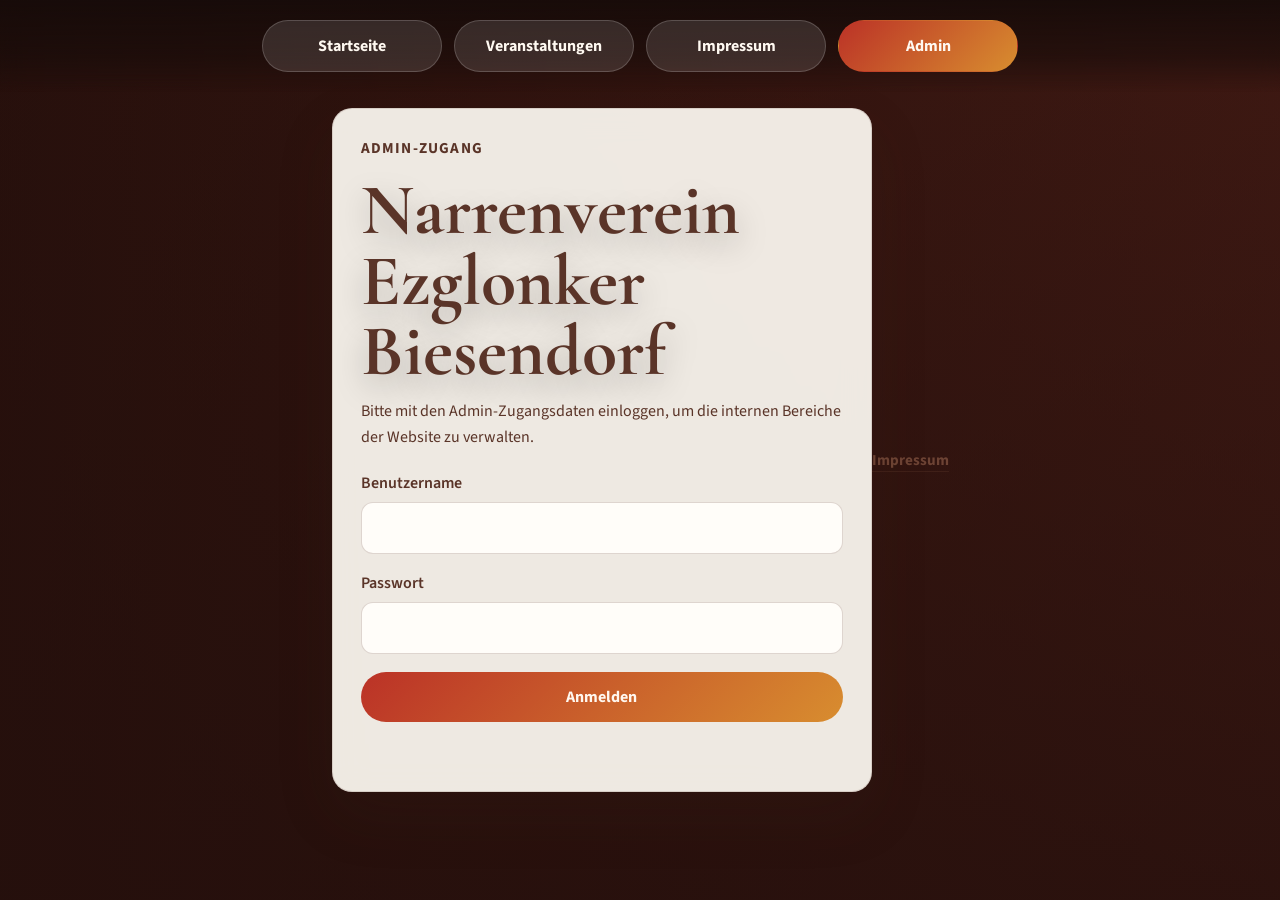
<file: intern/bildergalerie.html>
<!DOCTYPE html>
<html lang="de">
<head>
    <meta charset="UTF-8">
    <meta name="viewport" content="width=device-width, initial-scale=1.0">
    <title>Bildergalerie | Narrenverein Ezglonker Biesendorf</title>
    <link rel="preconnect" href="https://fonts.googleapis.com">
    <link rel="preconnect" href="https://fonts.gstatic.com" crossorigin>
    <link href="https://fonts.googleapis.com/css2?family=Cormorant+Garamond:wght@500;600;700&amp;family=Source+Sans+3:wght@400;500;600;700&amp;display=swap" rel="stylesheet">
    <link rel="stylesheet" href="../style.css">
</head>
<body class="page-inner auth-pending">
    <main class="page-shell">
        <section class="page-header">
            <p class="eyebrow">Interner Bereich</p>
            <h1>Bildergalerie</h1>
            <p class="lead dark">
                Die Bilder sind nach Ordnern sortiert und bleiben auf Mobilgeräten
                gut lesbar.
            </p>
        </section>

        <section class="panel member-panel">
            <div class="folder-grid">
                <details class="folder-card" open>
                    <summary>
                        <div>
                            <p class="link-kicker">Ordner</p>
                            <h3>Test</h3>
                        </div>
                        <span class="folder-meta">2 Bilder</span>
                    </summary>
                    <p class="panel-copy">Bilder aus dem Ordner Test_Bilder.</p>
                    <div class="thumb-grid">
                        <a class="thumb-card thumb-card--image" href="https://lh3.googleusercontent.com/d/1JDax1aGo_oJwyaz8rsE8lr_mOMDSYZKM=w2400" target="_blank" rel="noopener">
                            <img src="https://lh3.googleusercontent.com/d/1JDax1aGo_oJwyaz8rsE8lr_mOMDSYZKM=w1200" alt="Bild aus dem Galerie-Ordner Test" loading="lazy">
                        </a>
                        <a class="thumb-card thumb-card--image" href="https://lh3.googleusercontent.com/d/18UQWvquehgUhiN3ek6p5g1vhr0Xlc9Ft=w2400" target="_blank" rel="noopener">
                            <img src="https://lh3.googleusercontent.com/d/18UQWvquehgUhiN3ek6p5g1vhr0Xlc9Ft=w1200" alt="Zweites Bild aus dem Galerie-Ordner Test" loading="lazy">
                        </a>
                    </div>
                </details>
            </div>
        </section>

        <p class="small-footer-link">
            <a href="../impressum.html">Impressum</a>
        </p>
    </main>

    <nav class="navbar" aria-label="Hauptnavigation">
        <a href="../index.html">Startseite</a>
        <a href="../veranstaltungen.html">Veranstaltungen</a>
        <a href="./">Interner Bereich</a>
        <a class="active" href="bildergalerie.html">Bildergalerie</a>
        <a href="../vorstand/">Vorstand</a>
        <a href="../impressum.html">Impressum</a>
        <button type="button" class="secondary-button nav-logout" data-logout-button>Abmelden</button>
    </nav>
    <script src="../auth.js"></script>
</body>
</html>
</file>
<file: style.css>
html,
body {
    width: 100%;
    max-width: 100%;
    overflow-x: hidden;
}

* {
    box-sizing: border-box;
}

body {
    margin: 0;
    min-height: 100vh;
    background: #efe7d5;
    color: #f8f2e8;
    font-family: "Source Sans 3", "Helvetica Neue", sans-serif;
}

body.auth-pending {
    visibility: hidden;
}

a {
    color: inherit;
}

.page-shell {
    position: relative;
    z-index: 1;
    width: min(1100px, calc(100% - 40px));
    margin: 0 auto;
    padding: 132px 0 72px;
}

.page-home .page-shell {
    min-height: calc(100vh - 120px);
    display: flex;
    flex-direction: column;
    justify-content: center;
    align-items: stretch;
}

.background-stage {
    position: fixed;
    inset: 0;
    width: 100vw;
    min-width: 100vw;
    z-index: 0;
    overflow: hidden;
}

.background-layer,
.background-overlay {
    position: absolute;
    inset: 0;
}

.background-layer {
    background-color: #4f1f17;
    background-position: center;
    background-repeat: no-repeat;
    background-size: cover;
    opacity: 0;
    transform: scale(1.04);
    transition: opacity 1.2s ease, transform 6s ease;
}

.background-layer.is-visible {
    opacity: 1;
    transform: scale(1);
}

.background-overlay {
    background:
        linear-gradient(180deg, rgba(36, 15, 12, 0.25), rgba(36, 15, 12, 0.78)),
        linear-gradient(90deg, rgba(15, 7, 5, 0.6), rgba(15, 7, 5, 0.12));
}

.login-page {
    overflow-x: hidden;
}

.login-preview {
    position: relative;
    z-index: 1;
    width: 100vw;
    min-width: 100vw;
    min-height: 100vh;
    filter: blur(16px);
    transform: scale(1.03);
    pointer-events: none;
}

.login-preview::after {
    content: "";
    position: absolute;
    inset: 0;
    background: rgba(12, 5, 4, 0.2);
}

.preview-shell {
    min-height: calc(100vh - 120px);
    display: flex;
    flex-direction: column;
    justify-content: center;
    gap: 28px;
}

.preview-hero,
.preview-panel {
    max-width: 1040px;
}

.preview-card {
    background: rgba(255, 247, 234, 0.96);
}

.navbar-preview {
    position: fixed;
}

.login-stage {
    position: fixed;
    inset: 0;
    width: 100vw;
    min-width: 100vw;
    z-index: 3;
    display: flex;
    align-items: center;
    justify-content: center;
    padding: 24px;
}

.login-page .navbar {
    z-index: 4;
}

.login-modal {
    width: min(540px, 100%);
    background: rgba(255, 252, 245, 0.78);
    box-shadow: 0 32px 100px rgba(15, 7, 5, 0.34);
    backdrop-filter: blur(16px);
}

.login-title {
    font-size: clamp(2.8rem, 8vw, 4.5rem);
    line-height: 0.98;
    color: #5a3428;
}

.hero {
    max-width: 720px;
    padding: 28px 0 64px;
}

.hero-card {
    max-width: 100%;
    padding: 32px;
    border: 1px solid rgba(255, 255, 255, 0.14);
    border-radius: 24px;
    background: rgba(26, 11, 9, 0.34);
    box-shadow: 0 24px 80px rgba(0, 0, 0, 0.22);
    backdrop-filter: blur(10px);
}

.eyebrow {
    margin: 0 0 16px;
    color: #f7c36e;
    font-size: 0.95rem;
    font-weight: 700;
    letter-spacing: 0.08em;
    text-transform: uppercase;
}

.dark-eyebrow,
.dark {
    color: #5a3428;
}

h1,
h2,
h3 {
    margin: 0;
    font-family: "Cormorant Garamond", Georgia, serif;
    line-height: 0.95;
}

h1 {
    font-size: clamp(3.3rem, 7vw, 6.4rem);
    text-shadow: 0 12px 32px rgba(0, 0, 0, 0.28);
}

h2 {
    font-size: clamp(2rem, 4vw, 3rem);
    color: #5a3428;
}

h3 {
    font-size: 1.5rem;
    color: #5a3428;
}

.lead {
    max-width: 620px;
    margin: 24px 0 0;
    font-size: 1.2rem;
    line-height: 1.65;
}

.build-notice {
    margin: 0 0 18px;
    padding: 16px 20px;
    border: 3px solid #f7c36e;
    background: rgba(0, 0, 0, 0.24);
    color: #f7c36e;
    display: flex;
    align-items: center;
    justify-content: center;
    flex-wrap: wrap;
    gap: 8px 16px;
    font-family: "Cormorant Garamond", Georgia, serif;
    font-size: clamp(2.5rem, 5.5vw, 5.4rem);
    font-weight: 700;
    line-height: 0.95;
    text-shadow: 0 12px 32px rgba(0, 0, 0, 0.28);
}

.build-notice__icon {
    flex: 0 0 auto;
    font-family: "Source Sans 3", sans-serif;
    font-size: clamp(1.5rem, 3vw, 2.5rem);
}

.build-notice > span:not(.build-notice__icon) {
    text-align: center;
}

.page-inner {
    color: #2a1913;
    background:
        radial-gradient(circle at top, rgba(183, 40, 39, 0.18), transparent 34%),
        linear-gradient(180deg, #f3ebdc 0%, #e7ddc7 100%);
}

.page-header {
    margin-bottom: 28px;
    padding-top: 24px;
}

.panel {
    padding: 28px;
    border: 1px solid rgba(90, 52, 40, 0.15);
    border-radius: 20px;
    background: rgba(255, 252, 245, 0.92);
    box-shadow: 0 24px 60px rgba(69, 38, 28, 0.12);
}

.intro-panel {
    margin-top: 24px;
}

.events-table {
    width: 100%;
    border-collapse: collapse;
}

.events-table th,
.events-table td {
    padding: 16px 12px;
    border-bottom: 1px solid rgba(90, 52, 40, 0.12);
    text-align: left;
}

.events-table th {
    font-size: 0.95rem;
    color: #6d4334;
    text-transform: uppercase;
    letter-spacing: 0.06em;
}

.events-table tr:last-child td {
    border-bottom: 0;
}

.panel-copy {
    margin: 12px 0 22px;
    color: #5a3428;
    line-height: 1.6;
}

.tab-bar {
    display: flex;
    flex-wrap: wrap;
    gap: 10px;
    margin: 0 0 22px;
}

.tab-button {
    padding: 12px 18px;
    border: 1px solid rgba(90, 52, 40, 0.12);
    border-radius: 999px;
    background: #fff7ea;
    color: #5a3428;
    font: inherit;
    font-weight: 700;
}

.tab-button.active {
    background: linear-gradient(135deg, #bb3227, #d88d2f);
    color: #fff9f1;
    border-color: transparent;
}

.type-pill {
    display: inline-flex;
    align-items: center;
    justify-content: center;
    padding: 6px 10px;
    border-radius: 999px;
    background: rgba(216, 141, 47, 0.18);
    color: #7b4a1f;
    font-size: 0.85rem;
    font-weight: 700;
}

.type-pill--narren {
    background: rgba(187, 50, 39, 0.12);
    color: #9d2d24;
}

.type-pill--board {
    background: rgba(90, 52, 40, 0.12);
    color: #5a3428;
}

.admin-grid {
    display: grid;
    grid-template-columns: repeat(2, minmax(0, 1fr));
    gap: 20px;
}

.admin-users-panel {
    margin-top: 20px;
}

.admin-user-list {
    display: grid;
    gap: 16px;
}

.admin-card {
    padding: 20px;
    border-radius: 18px;
    background: #fff7ea;
    border: 1px solid rgba(90, 52, 40, 0.12);
}

.admin-card-header {
    display: flex;
    justify-content: space-between;
    gap: 16px;
    margin-bottom: 16px;
}

.admin-subline {
    margin: 8px 0 0;
    color: #6d4334;
    font-weight: 600;
}

.admin-group-wrap,
.group-option-list {
    display: grid;
    gap: 10px;
}

.group-fieldset {
    margin: 0;
    padding: 14px 16px 16px;
    border: 1px solid rgba(90, 52, 40, 0.12);
    border-radius: 16px;
}

.group-fieldset legend {
    padding: 0 6px;
    color: #6d4334;
    font-weight: 700;
}

.checkbox-row {
    display: flex;
    align-items: center;
    gap: 12px;
    color: #5a3428;
    font-weight: 600;
}

.checkbox-row input {
    width: auto;
    margin: 0;
}

.admin-badge {
    background: rgba(90, 52, 40, 0.9);
}

.status-row {
    display: flex;
    align-items: flex-start;
    justify-content: flex-end;
}

.status-chip {
    display: inline-flex;
    align-items: center;
    padding: 8px 12px;
    border-radius: 999px;
    background: rgba(45, 107, 60, 0.12);
    color: #2d6b3c;
    font-size: 0.85rem;
    font-weight: 700;
}

.status-chip--warn {
    background: rgba(216, 141, 47, 0.18);
    color: #8c5c16;
}

.login-message.is-error {
    color: #bb3227;
}

.login-message.is-success {
    color: #2d6b3c;
}

.login-form {
    display: grid;
    gap: 18px;
}

.form-actions {
    display: flex;
    flex-wrap: wrap;
    gap: 12px;
}

.password-change-box {
    margin-top: 24px;
    padding-top: 24px;
    border-top: 1px solid rgba(90, 52, 40, 0.12);
}

.login-form label {
    display: grid;
    gap: 8px;
    font-weight: 600;
    color: #5a3428;
}

input {
    width: 100%;
    padding: 14px 16px;
    border: 1px solid rgba(90, 52, 40, 0.2);
    border-radius: 12px;
    font: inherit;
    background: #fffdf9;
}

input:focus {
    outline: 2px solid rgba(187, 50, 39, 0.25);
    border-color: #bb3227;
}

button,
.button-link {
    border: 0;
    border-radius: 999px;
    padding: 14px 20px;
    background: linear-gradient(135deg, #bb3227, #d88d2f);
    color: #fff7ef;
    font: inherit;
    font-weight: 700;
    text-decoration: none;
    display: inline-flex;
    align-items: center;
    justify-content: center;
    cursor: pointer;
}

.secondary-button {
    background: #5a3428;
}

.login-message {
    min-height: 1.4em;
    margin: 0;
    font-weight: 600;
    color: #bb3227;
}

.is-hidden {
    display: none;
}

.member-panel {
    margin-top: 20px;
}

.info-panel {
    margin-top: 20px;
}

.member-header {
    display: flex;
    align-items: center;
    justify-content: space-between;
    gap: 16px;
    margin-bottom: 24px;
}

.member-header--hero {
    align-items: flex-start;
}

.page-actions {
    display: flex;
    flex-wrap: wrap;
    align-items: center;
    justify-content: flex-end;
    gap: 12px;
}

.badge {
    margin: 0;
    padding: 12px 16px;
    border-radius: 999px;
    background: rgba(255, 255, 255, 0.12);
    color: #fff9f1;
    font-weight: 700;
}

.member-grid {
    display: grid;
    grid-template-columns: repeat(2, minmax(0, 1fr));
    gap: 16px;
}

.quick-grid {
    display: grid;
    grid-template-columns: repeat(2, minmax(0, 1fr));
    gap: 16px;
}

.area-grid {
    display: grid;
    grid-template-columns: repeat(3, minmax(0, 1fr));
    gap: 16px;
}

.quick-link {
    display: block;
    padding: 22px;
    border-radius: 18px;
    background: #fff7ea;
    border: 1px solid rgba(90, 52, 40, 0.12);
    text-decoration: none;
    color: #2a1913;
    transition: transform 0.2s ease, box-shadow 0.2s ease;
}

.quick-link:hover {
    transform: translateY(-2px);
    box-shadow: 0 18px 36px rgba(69, 38, 28, 0.12);
}

.quick-link h3 {
    margin-top: 8px;
}

.quick-link p:last-child {
    margin: 12px 0 0;
    line-height: 1.6;
}

.small-footer-link {
    margin: 20px 0 0;
    text-align: right;
}

.footer-actions {
    display: flex;
    align-items: center;
    justify-content: space-between;
    gap: 16px;
    margin-top: 20px;
}

.small-footer-link--center {
    text-align: center;
}

.small-footer-link a {
    color: #6d4334;
    font-size: 0.95rem;
    font-weight: 700;
    text-decoration: none;
    border-bottom: 1px solid rgba(109, 67, 52, 0.25);
}

.small-footer-link a:hover {
    color: #bb3227;
    border-bottom-color: rgba(187, 50, 39, 0.45);
}

.small-footer-link a[aria-current="page"] {
    color: #6d4334;
    border-bottom-color: transparent;
    cursor: default;
}

.security-note {
    margin-top: 20px;
    padding: 16px 18px;
    border-radius: 16px;
    background: rgba(255, 247, 234, 0.78);
    border: 1px solid rgba(90, 52, 40, 0.12);
    color: #5a3428;
    line-height: 1.6;
}

.link-kicker {
    margin: 0;
    color: #bb3227;
    font-size: 0.88rem;
    font-weight: 700;
    text-transform: uppercase;
    letter-spacing: 0.06em;
}

.member-card {
    padding: 20px;
    border-radius: 18px;
    background: #fff7ea;
    border: 1px solid rgba(90, 52, 40, 0.12);
}

.member-card p {
    margin: 12px 0 0;
    line-height: 1.6;
}

.navbar {
    position: fixed;
    left: 0;
    right: 0;
    top: 0;
    z-index: 2;
    display: flex;
    flex-wrap: wrap;
    justify-content: center;
    gap: 12px;
    padding: 20px;
    background:
        linear-gradient(180deg, rgba(22, 11, 9, 0.92), rgba(22, 11, 9, 0.58) 60%, rgba(22, 11, 9, 0)),
        transparent;
    backdrop-filter: blur(10px);
}

@media (max-width: 1100px) {
    .page-shell {
        padding-top: 172px;
    }
}

.page-inner .navbar {
    background:
        linear-gradient(180deg, rgba(243, 235, 220, 0.96), rgba(243, 235, 220, 0.82) 60%, rgba(243, 235, 220, 0)),
        transparent;
}

.navbar a {
    display: inline-flex;
    align-items: center;
    justify-content: center;
    min-width: 180px;
    padding: 14px 18px;
    border: 1px solid rgba(255, 255, 255, 0.18);
    border-radius: 999px;
    background: rgba(255, 255, 255, 0.12);
    color: #fff9f1;
    text-decoration: none;
    font-weight: 700;
}

.nav-logout {
    min-width: 180px;
    padding: 14px 18px;
}

.page-inner .navbar a {
    border-color: rgba(90, 52, 40, 0.15);
    background: rgba(255, 250, 242, 0.9);
    color: #5a3428;
}

.navbar a.active {
    background: linear-gradient(135deg, #bb3227, #d88d2f);
    border-color: transparent;
    color: #fff9f1;
}

.folder-grid {
    display: grid;
    gap: 18px;
}

.folder-card {
    border: 1px solid rgba(90, 52, 40, 0.12);
    border-radius: 18px;
    background: #fff7ea;
    overflow: hidden;
}

.folder-card summary {
    display: flex;
    align-items: center;
    justify-content: space-between;
    gap: 18px;
    padding: 20px;
    cursor: pointer;
    list-style: none;
}

.folder-card summary::-webkit-details-marker {
    display: none;
}

.folder-card[open] summary {
    border-bottom: 1px solid rgba(90, 52, 40, 0.12);
}

.folder-card .panel-copy {
    margin: 0;
    padding: 18px 20px 0;
}

.folder-meta {
    white-space: nowrap;
    color: #6d4334;
    font-weight: 700;
}

.thumb-grid {
    display: grid;
    grid-template-columns: repeat(3, minmax(0, 1fr));
    gap: 14px;
    padding: 20px;
}

.thumb-card {
    margin: 0;
    min-height: 140px;
    padding: 16px;
    display: flex;
    align-items: flex-end;
    border-radius: 16px;
    color: #fffdf8;
    font-weight: 700;
    background: linear-gradient(135deg, #824126, #d88d2f);
}

.thumb-card--image {
    min-height: 0;
    padding: 0;
    overflow: hidden;
    aspect-ratio: 4 / 3;
    background: #2a1913;
}

.thumb-card--image img {
    width: 100%;
    height: 100%;
    display: block;
    object-fit: cover;
    transition: transform 180ms ease;
}

.thumb-card--image:hover img {
    transform: scale(1.03);
}

.thumb-card span {
    display: inline-block;
    padding: 8px 10px;
    border-radius: 12px;
    background: rgba(15, 7, 5, 0.36);
}

.thumb-card--gold {
    background: linear-gradient(135deg, #b45b12, #d8a83a);
}

.thumb-card--ember {
    background: linear-gradient(135deg, #7d1f1f, #ca5f39);
}

.thumb-card--forest {
    background: linear-gradient(135deg, #35553d, #6f9258);
}

.thumb-card--berry {
    background: linear-gradient(135deg, #6f244b, #bf4d67);
}

.placeholder-note {
    margin-bottom: 20px;
    padding: 16px 18px;
    border-radius: 16px;
    background: rgba(187, 50, 39, 0.08);
    color: #6d4334;
    font-weight: 600;
}

.meta-list {
    display: grid;
    gap: 16px;
    margin: 0;
}

.meta-list div {
    padding: 18px;
    border: 1px solid rgba(90, 52, 40, 0.12);
    border-radius: 16px;
    background: #fff7ea;
}

.meta-list dt {
    margin-bottom: 8px;
    color: #6d4334;
    font-weight: 700;
}

.meta-list dd {
    margin: 0;
    color: #2a1913;
    line-height: 1.6;
}

@media (max-width: 900px) {
    .events-table {
        display: block;
        overflow-x: auto;
    }

    .member-grid {
        grid-template-columns: 1fr;
    }

    .quick-grid,
    .area-grid,
    .thumb-grid,
    .admin-grid {
        grid-template-columns: 1fr;
    }

    .small-footer-link {
        text-align: left;
    }

    .footer-actions {
        flex-direction: column;
        align-items: stretch;
    }
}

@media (max-width: 720px) {
    .page-shell {
        width: min(100% - 28px, 1000px);
        padding: 340px 0 48px;
    }

    .hero {
        padding-bottom: 24px;
    }

    h1 {
        font-size: clamp(2.8rem, 12vw, 4.2rem);
    }

    .lead {
        font-size: 1.05rem;
    }

    .panel {
        padding: 22px;
        border-radius: 18px;
    }

    .member-header {
        align-items: flex-start;
        flex-direction: column;
    }

    .navbar {
        flex-wrap: wrap;
        gap: 10px;
        padding: 14px;
    }

    .navbar a {
        min-width: 0;
        flex: 1 1 calc(50% - 10px);
        padding: 12px 14px;
    }

    .hero-card {
        padding: 24px;
    }

    .login-stage {
        align-items: flex-end;
        padding: 18px;
    }

    .login-modal {
        padding: 22px;
    }

    .login-preview {
        filter: blur(12px);
    }

    .page-actions {
        justify-content: flex-start;
    }

    .badge,
    button,
    .button-link {
        width: 100%;
    }

    .events-table,
    .events-table tbody,
    .events-table tr,
    .events-table td {
        display: block;
        width: 100%;
    }

    .events-table thead {
        display: none;
    }

    .events-table tr {
        margin-bottom: 14px;
        padding: 16px;
        border-radius: 16px;
        background: #fff7ea;
        border: 1px solid rgba(90, 52, 40, 0.12);
    }

    .events-table td {
        padding: 8px 0;
        border: 0;
    }

    .events-table td::before {
        content: attr(data-label);
        display: block;
        margin-bottom: 4px;
        color: #6d4334;
        font-size: 0.82rem;
        font-weight: 700;
        text-transform: uppercase;
        letter-spacing: 0.05em;
    }

    .folder-card summary {
        align-items: flex-start;
        flex-direction: column;
    }
}
</file>
<file: erzglonker-biesendorf.de/style.css>
* {
    box-sizing: border-box;
}

body {
    margin: 0;
    min-height: 100vh;
    background: #efe7d5;
    color: #f8f2e8;
    font-family: "Source Sans 3", "Helvetica Neue", sans-serif;
}

a {
    color: inherit;
}

.page-shell {
    position: relative;
    z-index: 1;
    width: min(1100px, calc(100% - 40px));
    margin: 0 auto;
    padding: 132px 0 72px;
}

.page-home .page-shell {
    min-height: calc(100vh - 120px);
    display: flex;
    align-items: center;
}

.background-stage {
    position: fixed;
    inset: 0;
    z-index: 0;
    overflow: hidden;
}

.background-layer,
.background-overlay {
    position: absolute;
    inset: 0;
}

.background-layer {
    background-color: #4f1f17;
    background-position: center;
    background-repeat: no-repeat;
    background-size: cover;
    opacity: 0;
    transform: scale(1.04);
    transition: opacity 1.2s ease, transform 6s ease;
}

.background-layer.is-visible {
    opacity: 1;
    transform: scale(1);
}

.background-overlay {
    background:
        linear-gradient(180deg, rgba(36, 15, 12, 0.25), rgba(36, 15, 12, 0.78)),
        linear-gradient(90deg, rgba(15, 7, 5, 0.6), rgba(15, 7, 5, 0.12));
}

.hero {
    max-width: 720px;
    padding: 28px 0 64px;
}

.eyebrow {
    margin: 0 0 16px;
    color: #f7c36e;
    font-size: 0.95rem;
    font-weight: 700;
    letter-spacing: 0.08em;
    text-transform: uppercase;
}

.dark-eyebrow,
.dark {
    color: #5a3428;
}

h1,
h2,
h3 {
    margin: 0;
    font-family: "Cormorant Garamond", Georgia, serif;
    line-height: 0.95;
}

h1 {
    font-size: clamp(3.3rem, 7vw, 6.4rem);
    text-shadow: 0 12px 32px rgba(0, 0, 0, 0.28);
}

h2 {
    font-size: clamp(2rem, 4vw, 3rem);
    color: #5a3428;
}

h3 {
    font-size: 1.5rem;
    color: #5a3428;
}

.lead {
    max-width: 620px;
    margin: 24px 0 0;
    font-size: 1.2rem;
    line-height: 1.65;
}

.page-inner {
    color: #2a1913;
    background:
        radial-gradient(circle at top, rgba(183, 40, 39, 0.18), transparent 34%),
        linear-gradient(180deg, #f3ebdc 0%, #e7ddc7 100%);
}

.page-header {
    margin-bottom: 28px;
    padding-top: 24px;
}

.panel {
    padding: 28px;
    border: 1px solid rgba(90, 52, 40, 0.15);
    border-radius: 20px;
    background: rgba(255, 252, 245, 0.92);
    box-shadow: 0 24px 60px rgba(69, 38, 28, 0.12);
}

.events-table {
    width: 100%;
    border-collapse: collapse;
}

.events-table th,
.events-table td {
    padding: 16px 12px;
    border-bottom: 1px solid rgba(90, 52, 40, 0.12);
    text-align: left;
}

.events-table th {
    font-size: 0.95rem;
    color: #6d4334;
    text-transform: uppercase;
    letter-spacing: 0.06em;
}

.events-table tr:last-child td {
    border-bottom: 0;
}

.panel-copy {
    margin: 12px 0 22px;
    color: #5a3428;
    line-height: 1.6;
}

.login-form {
    display: grid;
    gap: 18px;
}

.login-form label {
    display: grid;
    gap: 8px;
    font-weight: 600;
    color: #5a3428;
}

input {
    width: 100%;
    padding: 14px 16px;
    border: 1px solid rgba(90, 52, 40, 0.2);
    border-radius: 12px;
    font: inherit;
    background: #fffdf9;
}

input:focus {
    outline: 2px solid rgba(187, 50, 39, 0.25);
    border-color: #bb3227;
}

button {
    border: 0;
    border-radius: 999px;
    padding: 14px 20px;
    background: linear-gradient(135deg, #bb3227, #d88d2f);
    color: #fff7ef;
    font: inherit;
    font-weight: 700;
    cursor: pointer;
}

.secondary-button {
    background: #5a3428;
}

.login-message {
    min-height: 1.4em;
    margin: 0;
    font-weight: 600;
    color: #bb3227;
}

.is-hidden {
    display: none;
}

.member-panel {
    margin-top: 20px;
}

.info-panel {
    margin-top: 20px;
}

.member-header {
    display: flex;
    align-items: center;
    justify-content: space-between;
    gap: 16px;
    margin-bottom: 24px;
}

.member-grid {
    display: grid;
    grid-template-columns: repeat(2, minmax(0, 1fr));
    gap: 16px;
}

.member-card {
    padding: 20px;
    border-radius: 18px;
    background: #fff7ea;
    border: 1px solid rgba(90, 52, 40, 0.12);
}

.member-card p {
    margin: 12px 0 0;
    line-height: 1.6;
}

.navbar {
    position: fixed;
    left: 0;
    right: 0;
    top: 0;
    z-index: 2;
    display: flex;
    justify-content: center;
    gap: 12px;
    padding: 20px;
    background:
        linear-gradient(180deg, rgba(22, 11, 9, 0.92), rgba(22, 11, 9, 0.58) 60%, rgba(22, 11, 9, 0)),
        transparent;
    backdrop-filter: blur(10px);
}

.page-inner .navbar {
    background:
        linear-gradient(180deg, rgba(243, 235, 220, 0.96), rgba(243, 235, 220, 0.82) 60%, rgba(243, 235, 220, 0)),
        transparent;
}

.navbar a {
    display: inline-flex;
    align-items: center;
    justify-content: center;
    min-width: 180px;
    padding: 14px 18px;
    border: 1px solid rgba(255, 255, 255, 0.18);
    border-radius: 999px;
    background: rgba(255, 255, 255, 0.12);
    color: #fff9f1;
    text-decoration: none;
    font-weight: 700;
}

.page-inner .navbar a {
    border-color: rgba(90, 52, 40, 0.15);
    background: rgba(255, 250, 242, 0.9);
    color: #5a3428;
}

.navbar a.active {
    background: linear-gradient(135deg, #bb3227, #d88d2f);
    border-color: transparent;
    color: #fff9f1;
}

@media (max-width: 900px) {
    .events-table {
        display: block;
        overflow-x: auto;
    }

    .member-grid {
        grid-template-columns: 1fr;
    }
}

@media (max-width: 720px) {
    .page-shell {
        width: min(100% - 28px, 1000px);
        padding: 126px 0 48px;
    }

    .hero {
        padding-bottom: 24px;
    }

    h1 {
        font-size: clamp(2.8rem, 12vw, 4.2rem);
    }

    .lead {
        font-size: 1.05rem;
    }

    .panel {
        padding: 22px;
        border-radius: 18px;
    }

    .member-header {
        align-items: flex-start;
        flex-direction: column;
    }

    .navbar {
        flex-wrap: wrap;
        gap: 10px;
        padding: 14px;
    }

    .navbar a {
        min-width: 0;
        flex: 1 1 calc(50% - 10px);
        padding: 12px 14px;
    }
}
</file>
